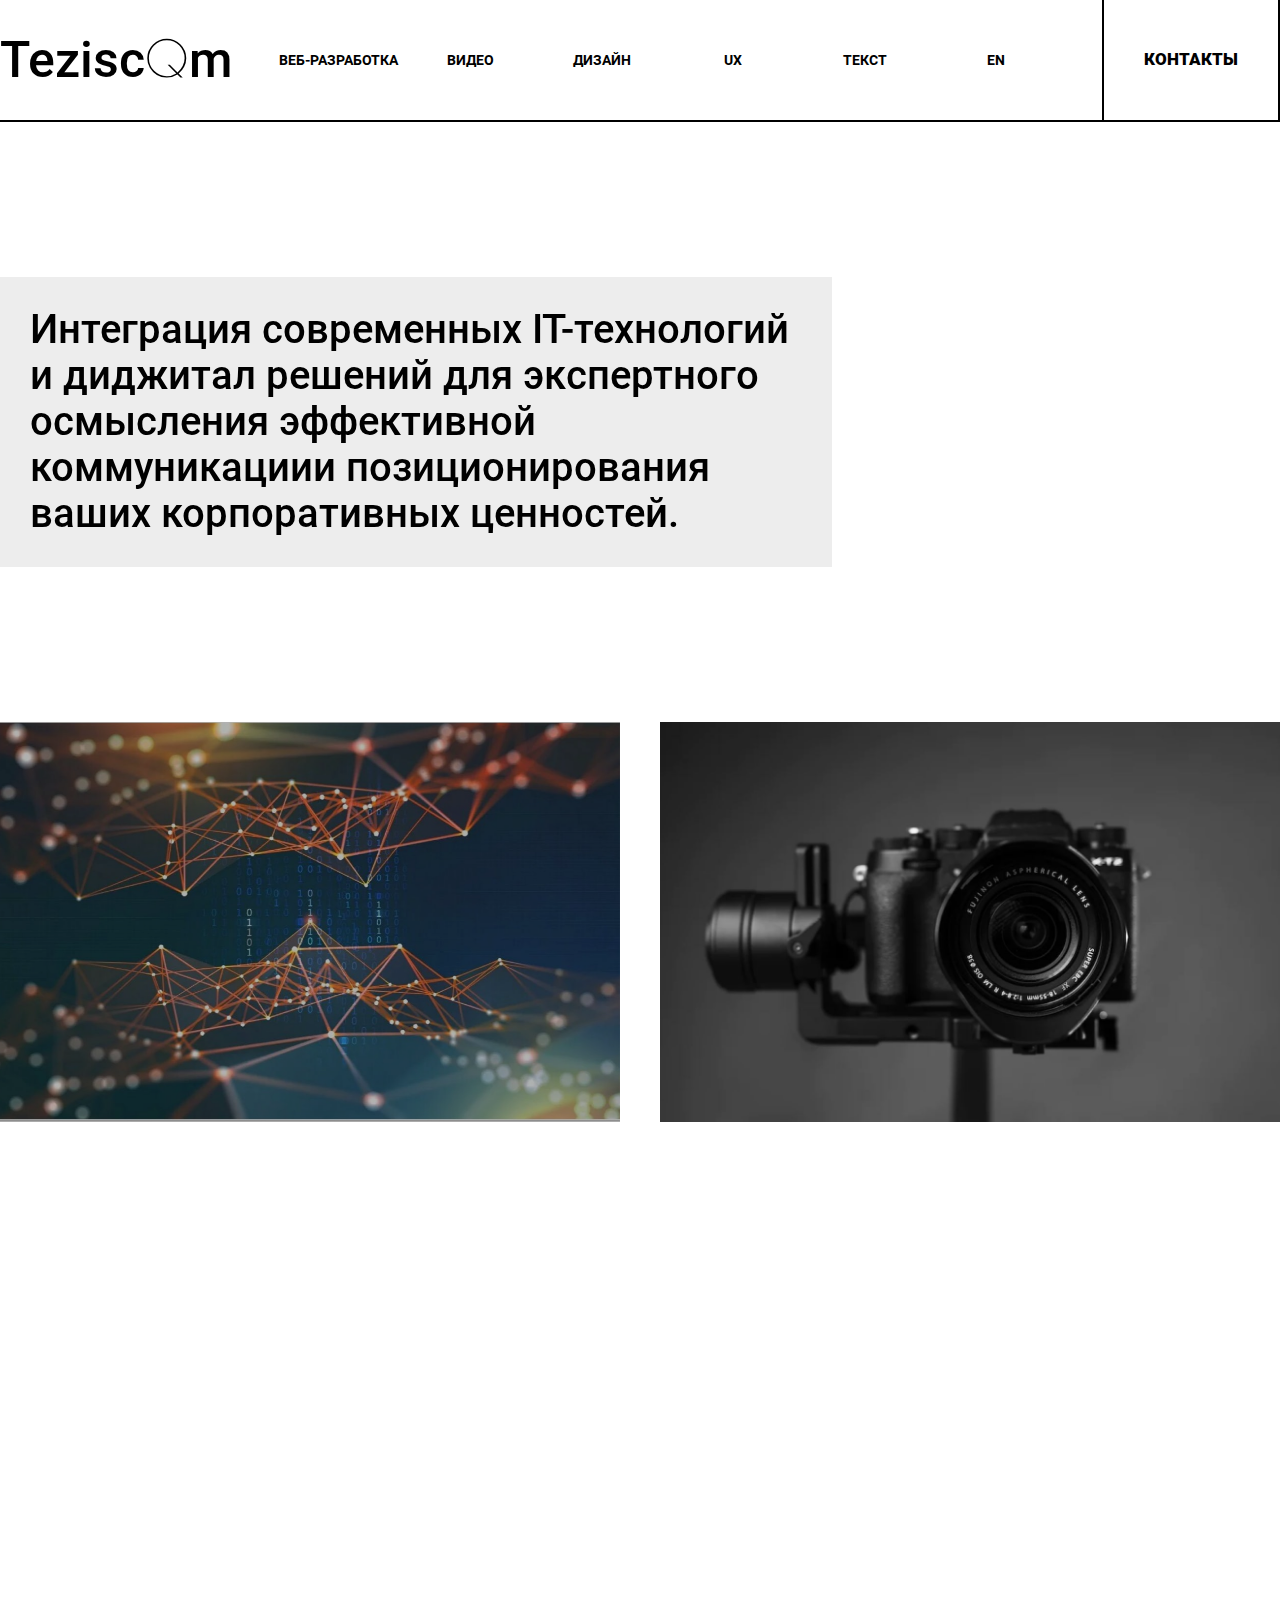
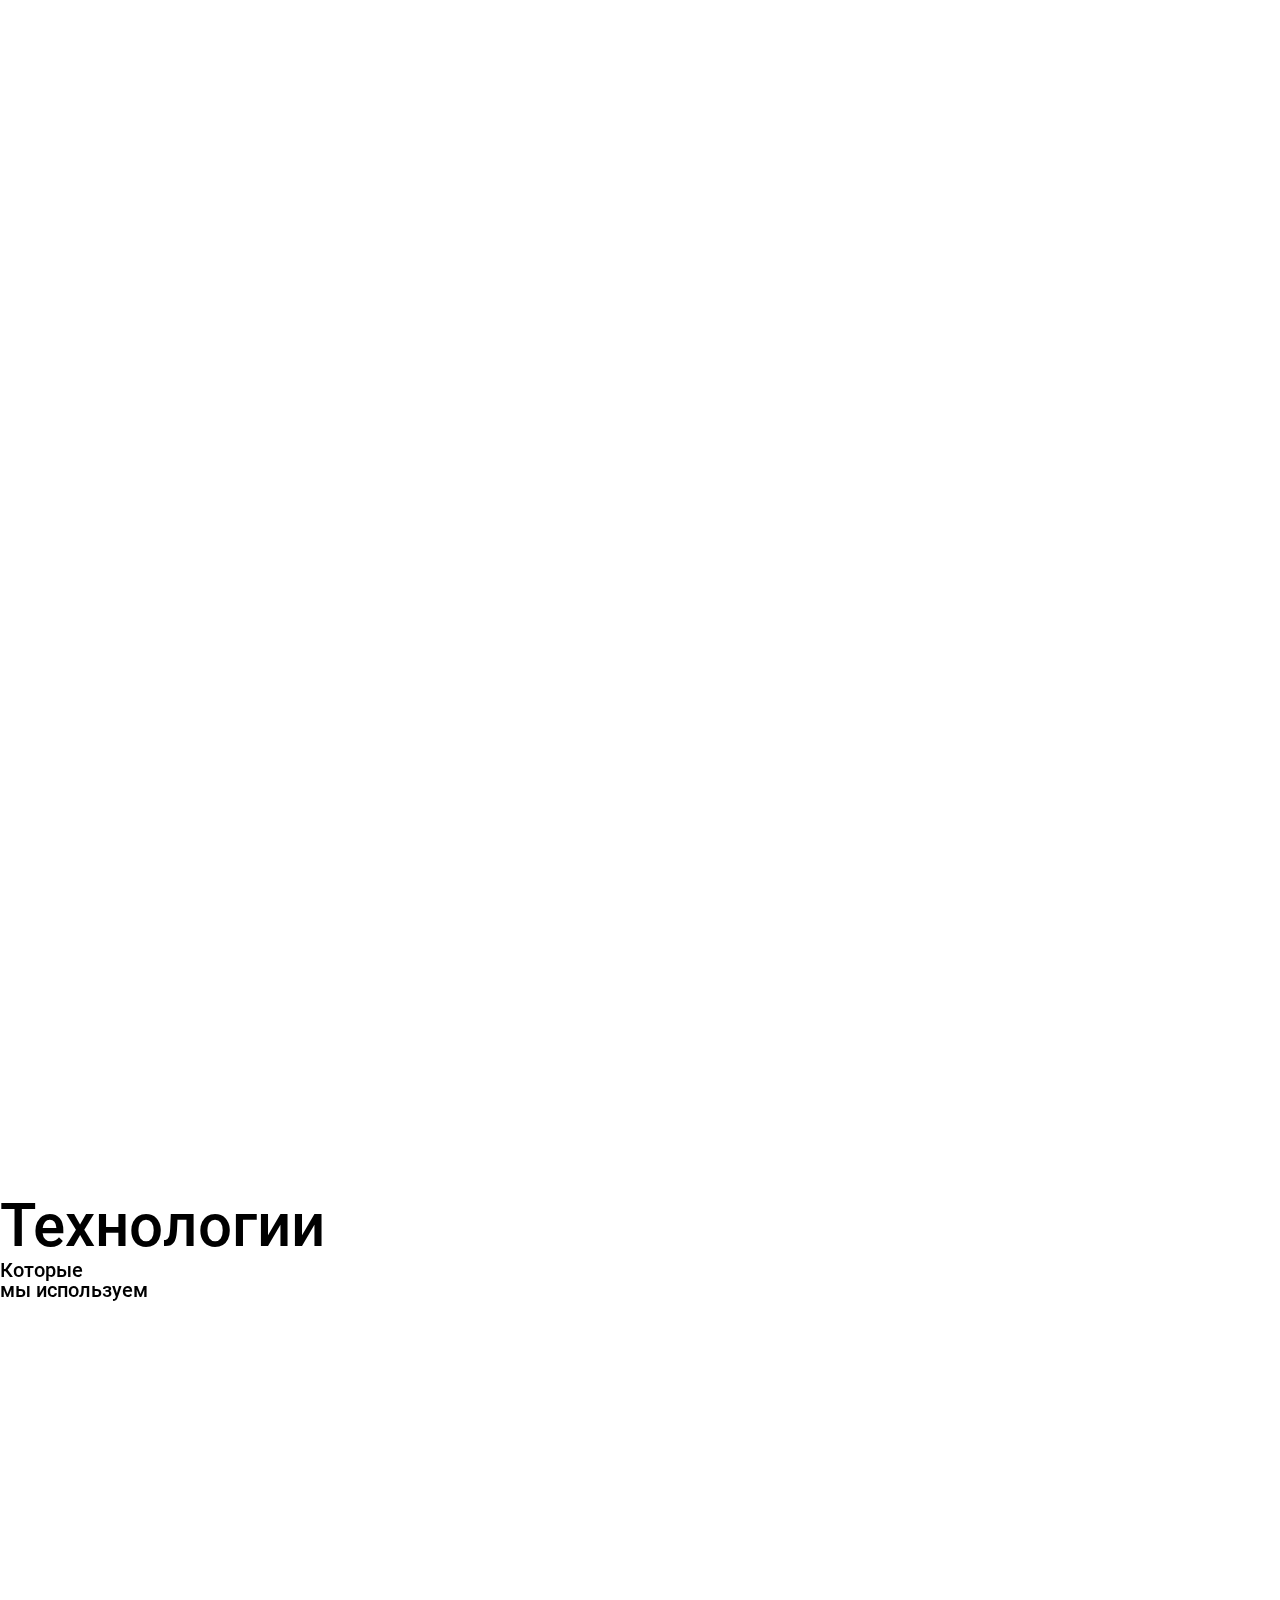
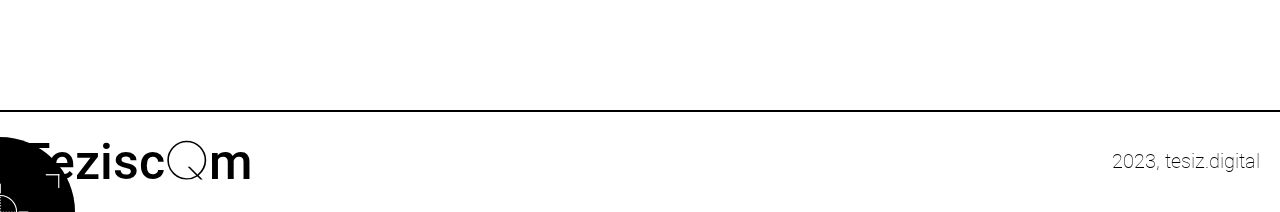
<file: index.html>
<!DOCTYPE html>
<html lang="ru">

<head>
	<meta charset="UTF-8">
	<meta http-equiv="X-UA-Compatible" content="IE=edge">
	<meta name="viewport" content="width=device-width, initial-scale=1.0">
	<link rel="apple-touch-icon" sizes="180x180" href="/apple-touch-icon.png">
	<link rel="icon" type="image/png" sizes="32x32" href="/favicon-32x32.png">
	<link rel="icon" type="image/png" sizes="16x16" href="/favicon-16x16.png">
	<link rel="manifest" href="/site.webmanifest">
	<link rel="mask-icon" href="/safari-pinned-tab.svg" color="#535759">
	<meta name="apple-mobile-web-app-title" content="Teziscam">
	<meta name="application-name" content="Teziscam">
	<meta name="msapplication-TileColor" content="#ffffff">
	<meta name="theme-color" content="#ffffff">
	<link rel="stylesheet" href="css/aos.css">
	<link rel="stylesheet" href="css/normalize.css">
	<link rel="stylesheet" href="css/style.css">
	<title>Teziscam - интегратор digital-решений</title>
</head>

<body>
	<div class="container">
		<header class='main-header'>
			<div class='main-logo'><a href="index.html">Tezisc<span
						style="font-family: 'Poiret One', sans-serif">Q</span>m</a></div>
			<nav class="main-menu">
				<a href="./web.html" class="main-menu__point">Веб-разработка</a>
				<a href="./video.html" class="main-menu__point">Видео</a>
				<a href="./design.html" class="main-menu__point">Дизайн</a>
				<a href="./ux.html" class="main-menu__point">UX</a>
				<a href="./text.html" class="main-menu__point">Текст</a>
				<a href="./under-construction.html" class="main-menu__point">EN</a>
			</nav>
			<a href='./contacts.html' class='main-menu__button'>Контакты</a>
		</header>
		<main class="main-screen" data-aos="fade-right">
			<div class="main-screen__usp">
				<div class="main-screen__usp--text">
					<!-- <p class="main-screen__usp--sup">Интеграция современных IT-технологий</p> -->
					<h2 class="main-screen__usp--heading">Интеграция современных IT-технологий</span><span> и диджитал
							решений для
							экспертного</span><span> осмысления эффективной коммуникации</span><span>и позиционирования ваших
							корпоративных ценностей.</span>
					</h2>
					<!-- <video autoplay muted loop class="blob" src="video/blob.mp4"></video> -->
					<!-- <iframe loading='lazy' class='blob'
						src="https://blobmixer.14islands.com/view?ambient=0&angle1=0.22&angle2=0.31&angle3=1.57&ccRougness=1&clearColor=%23ffffff&clearcoat=0.26&color=%231e344c&color1=%23000fff&color2=%23ffff00&color3=%237600ff&decay1=0&decay2=0&decay3=0&dist1=20&dist2=9.53&dist3=8.2&distort=0.08&dynEnv=false&envMap=0.95&flatShading=false&floor=false&floorColor=rgba%2811%2C39%2C43%2C1%29&floorEnvMap=0.37&floorMetalness=0&floorOpacity=0.27&floorRoughness=0.15&floorSize=0&floorY=-0.4&frequency=2.77&gradient=sirens&int1=5&int2=0.7&int3=5&int4=0&int5=0.63&ior=2.33&lights[0]=1&lights[1]=2&lights[2]=3&metalness=0.13&numWaves=3.4&opacity=1&penum1=1&penum3=1&reflectivity=1&roughness=0.14&rshad=false&rx=-1.33&ry=-0.13&rz=-2&scale=1&segments=443.87&shadow1=false&shadow2=false&shadowBias1=false&shadowFocus1=1&shadowMap=false&sky=false&speed=1&surfaceDistort=3.6&surfaceFrequency=1.62&surfaceSpeed=1&transmission=0.75&useGradient=true&uv=true&wireframe=true&x1=3.87&x2=-2.8&x3=1.33&x4=3.07&y1=-3.73&y2=-6.67&y3=-0.27&z1=1.93&z2=5.73&z3=7.13&z4=3.53&z5=6.2"
						frameborder="0"></iframe> -->
				</div>
				<!-- <div class="main-screen__usp--btn-wrapper"><button class="main-screen__usp--btn">Заполнить бриф</button>
				</div> -->
			</div>
		</main>
		<section class="grid">

			<div class="grid__item" data-aos="fade-up">
				<h3 class="grid__item--wrapper"><a href="web.html" class="grid__link">Веб-разработка</a>
					<p class="grid__item__sub"><a href="web.html" class="grid__link">Качественное проектирование
							конверсионных лендингов, инфо и корпоративных сайтов.</a></p>
				</h3>
			</div>

			<div class="grid__item" data-aos="fade-up">
				<h3 class="grid__item--wrapper"><a href="video.html" class="grid__link">Видео</a>
					<p class="grid__item__sub"><a href="video.html" class="grid__link">Презентационные и имиджевые ролики,
							интервью.
							Контент, который хочется пересматривать. Instagram и Youtube - формат</a></p>
				</h3>
			</div>
			<div class="grid__item" data-aos="fade-up">
				<h3 class="grid__item--wrapper"><a href="design.html" class="grid__link">Дизайн</a>
					<p class="grid__item__sub"><a href="design.html" class="grid__link">Креатив и эстетика, цепляющие
							клиента.
							Смысл, вложенный в увиденное</a></p>
				</h3>
			</div>
			<div class="grid__item" data-aos="fade-up">
				<h3 class="grid__item--wrapper"><a href="promotion.html" class="grid__link">Продвижение</a>
					<p class="grid__item__sub"><a href="promotion.html" class="grid__link">Широкий диапазон коммуникативных
							стратегий в цифровых медиа для увеличения спроса, узнаваемости, поддержания имиджа продукции</a>
					</p>
				</h3>
			</div>
			<div class="grid__item" data-aos="fade-up">
				<h3 class="grid__item--wrapper"><a href="text.html" class="grid__link">Тексты</a>
					<p class="grid__item__sub"><a href="text.html" class="grid__link"></a>Действенные тексты, написанные
						живым
						языком. Ближе к пользователю, убедительно, понятно и естественно</a></p>
				</h3>
			</div>
			<div class="grid__item" data-aos="fade-up">
				<h3 class="grid__item--wrapper"><a href="ux.html" class="grid__link">UX / UI</a>
					<p class="grid__item__sub"><a href="ux.html" class="grid__link">Многомерное изучение человеческого;
							отклика
							на разработку. Исследование опыта взаимодействия пользователя с продуктом и интерфейсами для
							повышения
							эффективности</a></p>
				</h3>
			</div>
		</section>

		<section class="mission" data-aos="fade-right">
			<h3 class="mission__heading">
				Наш взгляд
			</h3>
			<p class="mission__descr">Человек - как совокупность общественных отношений развивается динамично. Непрерывно
				изучая человека, его образ мысли, поведение, способы взаимодействия
				со средой в ее
				интенсивности, мы можем экологично и системно развивать и внедрять цифровые технологии во всех областях
				жизни. В мире, где человек и гаджет становятся неразделимы, приоритет остается в нравственном осмыслении
				жизни и общечеловеческих ценностей.</p>
			<p class="mission__descr">Наш стиль - непрерывное усовершенствование и принятие вызовов.</p>
		</section>

		<!-- Наши технологии -->
		<section class="block cursor__off">
			<div class="block-header">
				<h3 class="block-heading">Технологии</h3>
				<h4 class="block-sub">Которые <br>мы используем</h4>
			</div>
			<div class="technologies">
				<div class="technologies__item" data-aos="zoom-in" data-aos-offset="-1400"
					data-tooltip="Библиотека создания сложных высоконагруженных веб-приложений на языке Javascript"><img
						src="img/technologies/react.png" alt="" srcset=""></div>
				<div class="technologies__item" data-aos="zoom-in" data-aos-offset="-1300"
					data-tooltip="Сборщик проектов, позволяющий автоматизировать и оптимизировать процесс разработки"><img
						src="img/technologies/gulp.png" alt="" srcset=""></div>
				<div class="technologies__item" data-aos="zoom-in" data-aos-offset="-900"
					data-tooltip="Всплывающая подсказка"><img src="img/technologies/webpack.png" alt="" srcset=""></div>
				<div class="technologies__item" data-aos="zoom-in" data-aos-offset="-800"
					data-tooltip="Всплывающая подсказка"><img src="img/technologies/sass.png" alt="" srcset=""></div>
				<div class="technologies__item" data-aos="zoom-in" data-aos-offset="-1200"
					data-tooltip="Всплывающая подсказка"><img src="img/technologies/finalcut.png" alt="" srcset=""></div>
				<div class="technologies__item" data-aos="zoom-in" data-aos-offset="-1100"
					data-tooltip="Всплывающая подсказка"><img src="img/technologies/motion.png" alt="" srcset=""></div>
				<div class="technologies__item" data-aos="zoom-in" data-aos-offset="-1000"
					data-tooltip="Всплывающая подсказка"><img src="img/technologies/pixelmator.png" alt="" srcset=""></div>
				<div class="technologies__item" data-aos="zoom-in" data-aos-offset="-900"
					data-tooltip="Всплывающая подсказка"><img src="img/technologies/figma.png" alt="" srcset=""></div>
			</div>
		</section>

		<section class="tezis" id="tezis" data-aos="fade-right">
			<div class="tezis__list">
				<div class="tezis__item">
					<h4 class="tezis__descr">
						Мы говорим на понятном языке, хоть и знаем сложные термины
					</h4>
				</div>
			</div>
		</section>

		<footer class="footer">
			<div class="footer__inner">
				<div class='main-logo'><a href="index.html">Tezisc<span
							style="font-family: 'Poiret One', sans-serif">Q</span>m</a>
				</div>
				<div class="footer-date">2023, tesiz.digital</div>
			</div>
		</footer>

		<div class="cursor">
			<img src="/img/cam.svg" alt="" srcset="">
		</div>

	</div>

	<script src="js/aos.js"></script>
	<script>
		AOS.init();
	</script>
	<script src="js/script.js"></script>
</body>

</html>
</file>
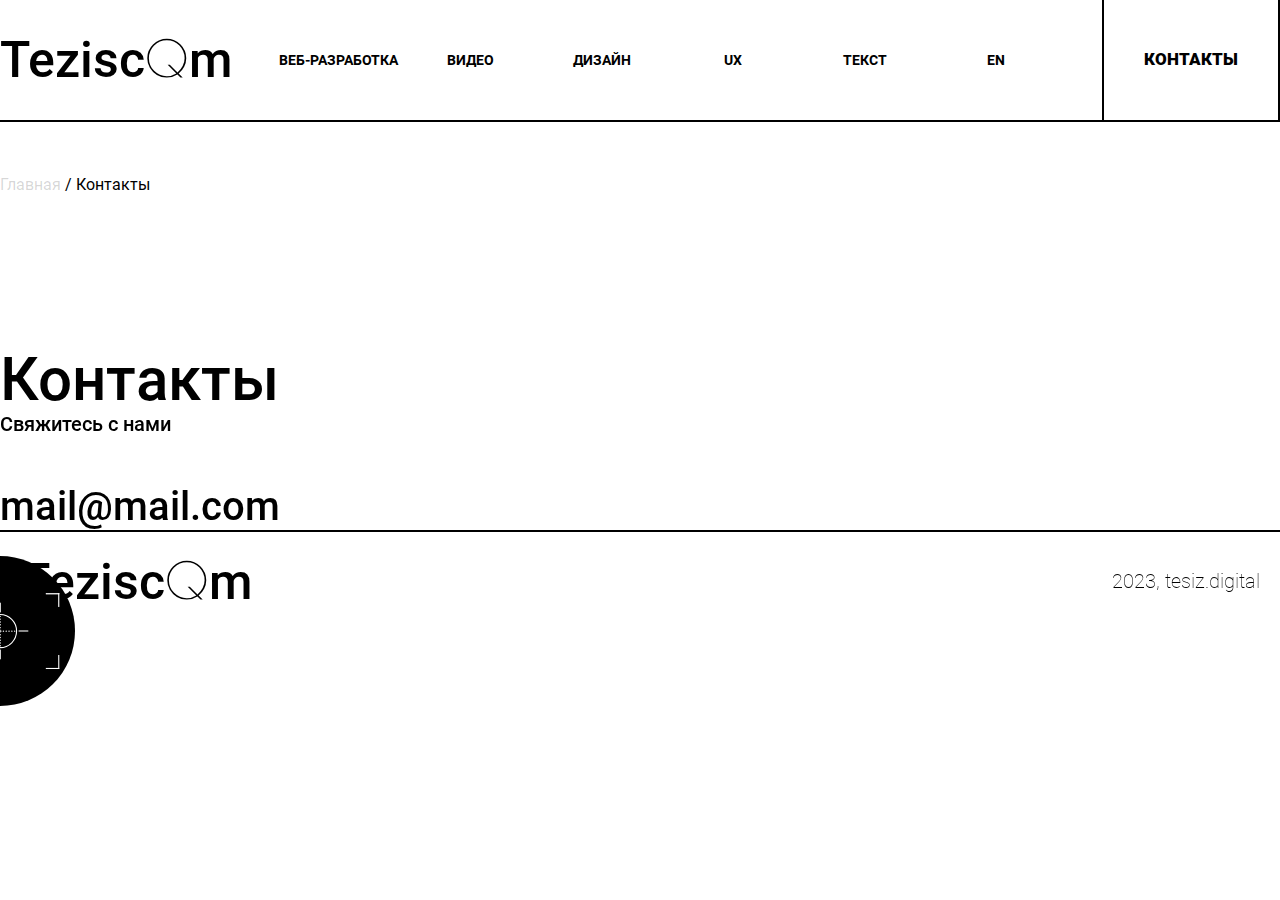
<file: contacts.html>
<!DOCTYPE html>
<html lang="ru">

<head>
	<meta charset="UTF-8">
	<meta http-equiv="X-UA-Compatible" content="IE=edge">
	<meta name="viewport" content="width=device-width, initial-scale=1.0">
	<link rel="apple-touch-icon" sizes="180x180" href="/apple-touch-icon.png">
	<link rel="icon" type="image/png" sizes="32x32" href="/favicon-32x32.png">
	<link rel="icon" type="image/png" sizes="16x16" href="/favicon-16x16.png">
	<link rel="manifest" href="/site.webmanifest">
	<link rel="mask-icon" href="/safari-pinned-tab.svg" color="#535759">
	<meta name="apple-mobile-web-app-title" content="Teziscam">
	<meta name="application-name" content="Teziscam">
	<meta name="msapplication-TileColor" content="#ffffff">
	<meta name="theme-color" content="#ffffff">
	<link rel="stylesheet" href="css/aos.css">
	<link rel="stylesheet" href="css/normalize.css">
	<link rel="stylesheet" href="css/style.css">
	<title>Teziscam - создание сайтов</title>
</head>

<body>
	<div class="container">
		<header class='main-header'>
			<div class='main-logo'><a href="index.html">Tezisc<span
						style="font-family: 'Poiret One', sans-serif">Q</span>m</a>
			</div>
			<nav class="main-menu">
				<a href="./web.html" class="main-menu__point">Веб-разработка</a>
				<a href="./video.html" class="main-menu__point">Видео</a>
				<a href="./design.html" class="main-menu__point">Дизайн</a>
				<a href="./ux.html" class="main-menu__point">UX</a>
				<a href="./text.html" class="main-menu__point">Текст</a>
				<a href="./under-construction.html" class="main-menu__point">EN</a>
			</nav>
			<a href='./contacts.html' class='main-menu__button'>Контакты</a>
		</header>
		<div class="breadcrumbs">
			<nav class="breadcrumbs__nav">
				<a href="/" class="breadcrumbs__nav">Главная</a>
				<div class="breadcrumbs__nav breadcrumbs__nav--active"><span class="breadcrumbs__nav--divider"> /
					</span>Контакты</div>
			</nav>
		</div>
		<section class="block" data-aos="fade-right" data-aos-offset="300" data-aos-easing="ease-in-sine">
			<div class="block-header">
				<h3 class="block-heading">Контакты</h3>
				<h4 class="block-sub">Свяжитесь с нами</h4>
			</div>

			<section class="contacts">
				<div class="contacts-mail">mail@mail.com</div>
			</section>

			<footer class="footer">
				<div class="footer__inner">
					<div class='main-logo'><a href="index.html">Tezisc<span
								style="font-family: 'Poiret One', sans-serif">Q</span>m</a>
					</div>
					<div class="footer-date">2023, tesiz.digital</div>
				</div>
			</footer>

			<div class="cursor">
				<img src="/img/cam.svg" alt="" srcset="">
			</div>

	</div>

	<script src="js/aos.js"></script>
	<script>
		AOS.init();
	</script>
	<script src="js/tabs.js"></script>
	<script src="js/script.js"></script>
</body>

</html>
</file>
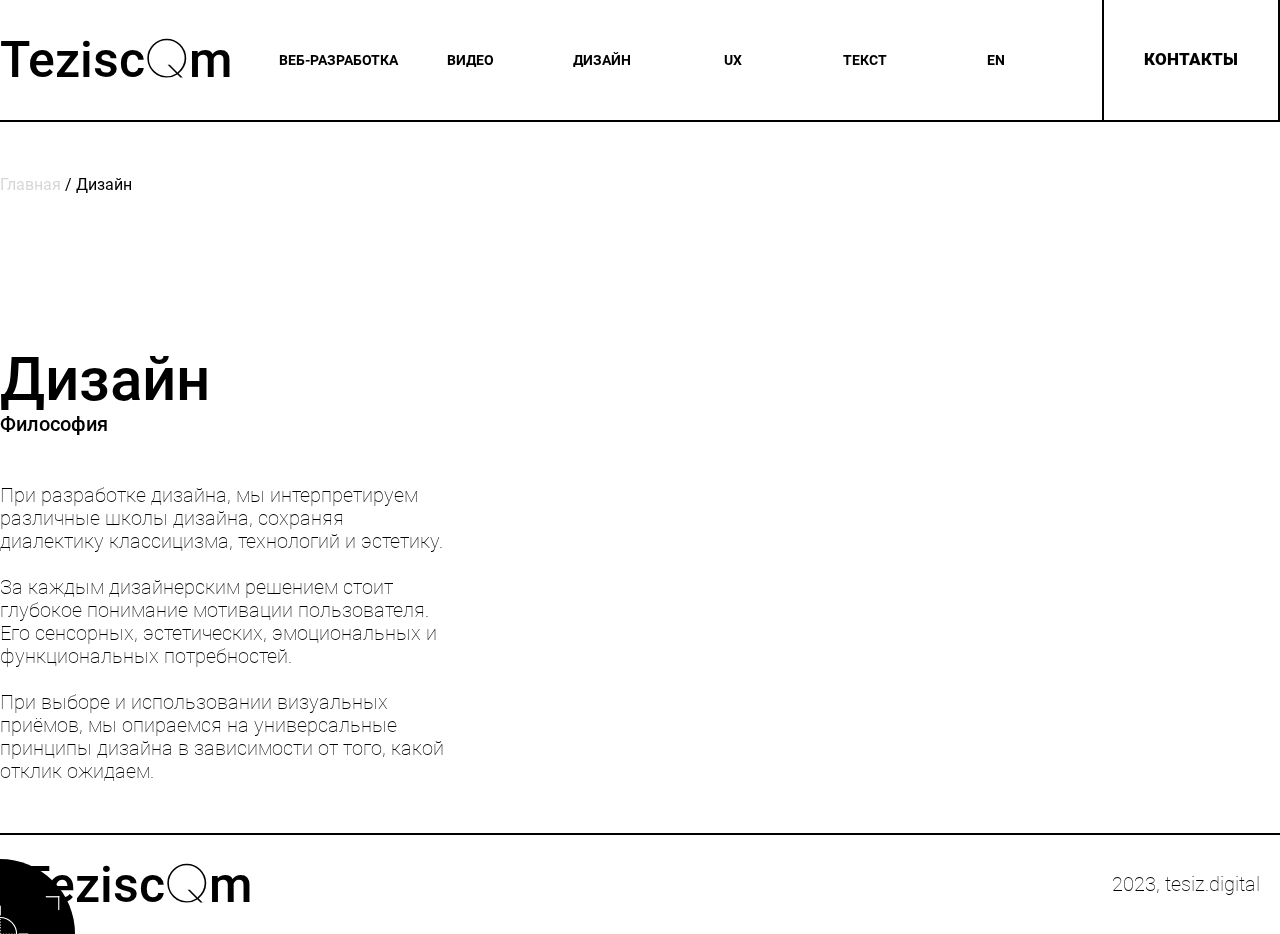
<file: design.html>
<!DOCTYPE html>
<html lang="ru">

<head>
	<meta charset="UTF-8">
	<meta http-equiv="X-UA-Compatible" content="IE=edge">
	<meta name="viewport" content="width=device-width, initial-scale=1.0">
	<link rel="apple-touch-icon" sizes="180x180" href="/apple-touch-icon.png">
	<link rel="icon" type="image/png" sizes="32x32" href="/favicon-32x32.png">
	<link rel="icon" type="image/png" sizes="16x16" href="/favicon-16x16.png">
	<link rel="manifest" href="/site.webmanifest">
	<link rel="mask-icon" href="/safari-pinned-tab.svg" color="#535759">
	<meta name="apple-mobile-web-app-title" content="Teziscam">
	<meta name="application-name" content="Teziscam">
	<meta name="msapplication-TileColor" content="#ffffff">
	<meta name="theme-color" content="#ffffff">
	<link rel="stylesheet" href="css/aos.css">
	<link rel="stylesheet" href="css/normalize.css">
	<link rel="stylesheet" href="css/style.css">
	<title>Teziscam - разработка продуктового дизайна</title>
</head>

<body>
	<div class="container">
		<header class='main-header'>
			<div class='main-logo'><a href="index.html">Tezisc<span
						style="font-family: 'Poiret One', sans-serif">Q</span>m</a>
			</div>
			<nav class="main-menu">
				<a href="./web.html" class="main-menu__point">Веб-разработка</a>
				<a href="./video.html" class="main-menu__point">Видео</a>
				<a href="./design.html" class="main-menu__point">Дизайн</a>
				<a href="./ux.html" class="main-menu__point">UX</a>
				<a href="./text.html" class="main-menu__point">Текст</a>
				<a href="./under-construction.html" class="main-menu__point">EN</a>
			</nav>
			<a href='./contacts.html' class='main-menu__button'>Контакты</a>
		</header>

		<div class="breadcrumbs">
			<nav class="breadcrumbs__nav">
				<a href="/" class="breadcrumbs__nav">Главная</a>
				<div class="breadcrumbs__nav breadcrumbs__nav--active"><span class="breadcrumbs__nav--divider"> /
					</span>Дизайн</div>
			</nav>
		</div>

		<section class="block">
			<div class="block-header">
				<h3 class="block-heading">Дизайн</h3>
				<h4 class="block-sub">Философия</h4>
				<div class="block-descr">
					<p>При разработке дизайна, мы интерпретируем различные школы дизайна, сохраняя диалектику классицизма,
						технологий и эстетику.</p><br>
					<p>За каждым дизайнерским решением стоит глубокое понимание мотивации пользователя. Его сенсорных,
						эстетических, эмоциональных и функциональных потребностей.</p><br>
					<p>При выборе и использовании визуальных приёмов, мы опираемся на универсальные принципы дизайна в
						зависимости от того, какой отклик ожидаем.</p>
				</div>
			</div>
		</section>
		<footer class="footer">
			<div class="footer__inner">
				<div class='main-logo'><a href="index.html">Tezisc<span
							style="font-family: 'Poiret One', sans-serif">Q</span>m</a>
				</div>
				<div class="footer-date">2023, tesiz.digital</div>
			</div>
		</footer>
		<div class="cursor">
			<img src="/img/cam.svg" alt="" srcset="">
		</div>
	</div>
	<script src="js/aos.js"></script>
	<script>
		AOS.init();
	</script>
	<script src="js/script.js"></script>
</body>

</html>
</file>
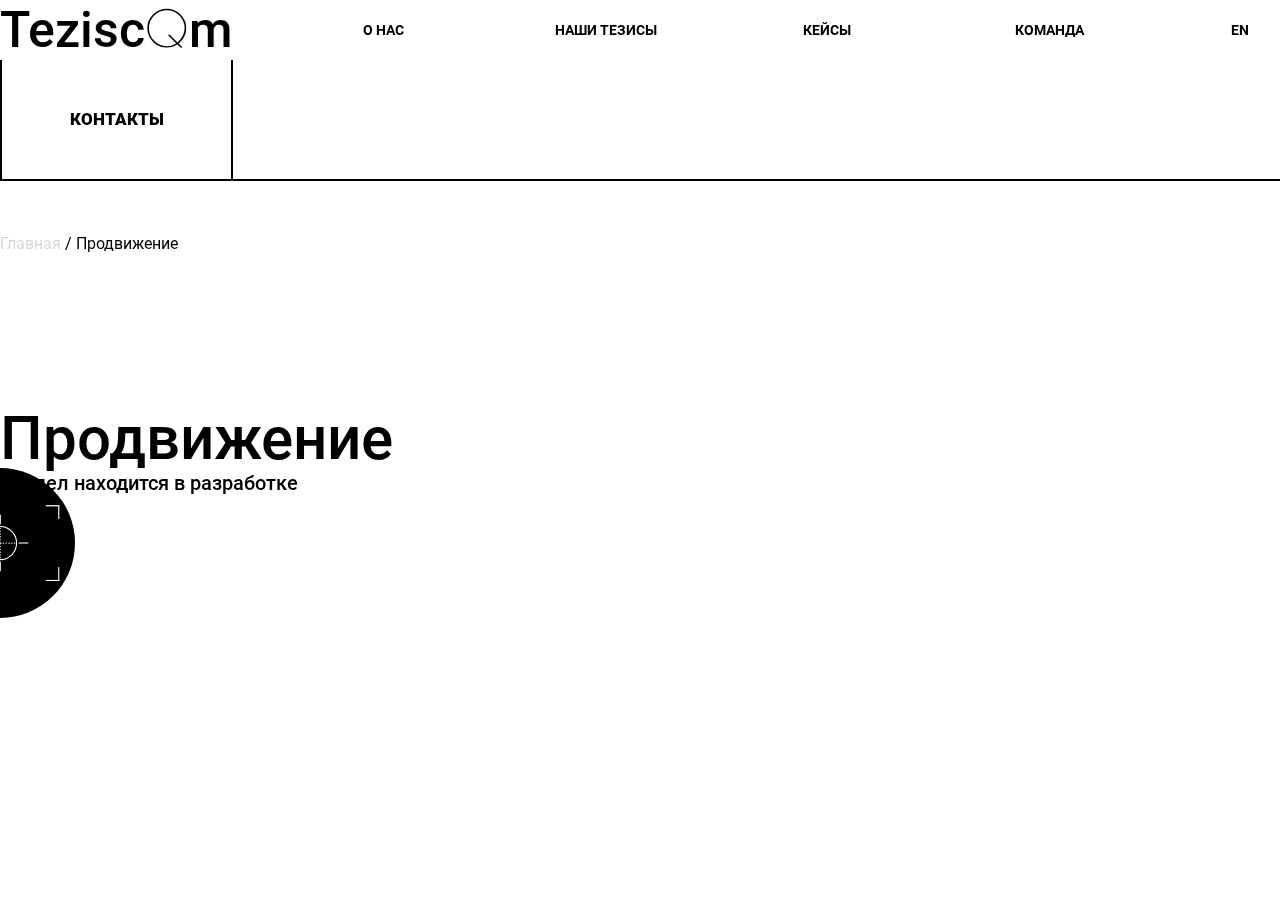
<file: promotion.html>
<!DOCTYPE html>
<html lang="ru">

<head>
	<meta charset="UTF-8">
	<meta http-equiv="X-UA-Compatible" content="IE=edge">
	<meta name="viewport" content="width=device-width, initial-scale=1.0">
	<link rel="apple-touch-icon" sizes="180x180" href="/apple-touch-icon.png">
	<link rel="icon" type="image/png" sizes="32x32" href="/favicon-32x32.png">
	<link rel="icon" type="image/png" sizes="16x16" href="/favicon-16x16.png">
	<link rel="manifest" href="/site.webmanifest">
	<link rel="mask-icon" href="/safari-pinned-tab.svg" color="#535759">
	<meta name="apple-mobile-web-app-title" content="Teziscam">
	<meta name="application-name" content="Teziscam">
	<meta name="msapplication-TileColor" content="#ffffff">
	<meta name="theme-color" content="#ffffff">
	<link rel="stylesheet" href="css/aos.css">
	<link rel="stylesheet" href="css/normalize.css">
	<link rel="stylesheet" href="css/style.css">
	<title>Teziscam - интегратор digital-решений</title>
</head>

<body>
	<div class="container">
		<header class='main-header'>
			<div class='main-logo'><a href="index.html">Tezisc<span style="font-family: 'Poiret One', sans-serif">Q</span>m</a></div>
			<nav class="main-menu">
				<a href="##" class="main-menu__point">О нас</a>
				<a href="/#tezis" class="main-menu__point">Наши тезисы</a>
				<a href="##" class="main-menu__point">Кейсы</a>
				<a href="##" class="main-menu__point">Команда</a>
				<a href="##" class="main-menu__point main-menu__point--mob">Контакты</a>
			</nav>
			<nav class="main-menu">
				<a href="" class="main-menu__point">EN</a>
			</nav>
			<button class='main-menu__button'>Контакты</button>
		</header>

		<div class="breadcrumbs">
			<nav class="breadcrumbs__nav">
				<a href="/" class="breadcrumbs__nav">Главная</a>
				<div class="breadcrumbs__nav breadcrumbs__nav--active"><span class="breadcrumbs__nav--divider">  /  </span>Продвижение</div>
			</nav>
		</div>

		<section class="block">
			<div class="block-header">
				<h3 class="block-heading">Продвижение</h3>
				<h4 class="block-sub">Раздел находится в разработке</h4>
				<!-- <div class="block-descr">
					<p>Критерий сильного текста - степень вовлеченности. Профессионально написанные тексты - бесшовны. Они читаются легко и нет ощущения, что над ним потел изнурённый антиплагиатом копирайтер, выдавливая каждое слово.</p><br>
					<p>Мы не штампуем текст для размещения. Сегодня требования к копирайтингу изменяются. Задача не просто написать грамотно оформленный текст. Донести смысл, понятный читателю, вдохновить. Увести веб от механизированного текста, подчинённого техническим необходимостям. Текст должен убеждать и решать проблему читателя или воспроизводить её. Текст пишется и проверяется не инженерами, а людьми, понимающими других людей.</p><br>
					<p>Цели текста: информационная, техническая и экстерьерная.</p> -->
				</div>
			</div>
		</section>
		<div class="cursor">
			<img src="/img/cam.svg" alt="" srcset="">
		</div>
	</div>
	<script src="js/aos.js"></script>
	<script>
		AOS.init();
	 </script>
	<script src="js/script.js"></script>
</body>

</html>
</file>
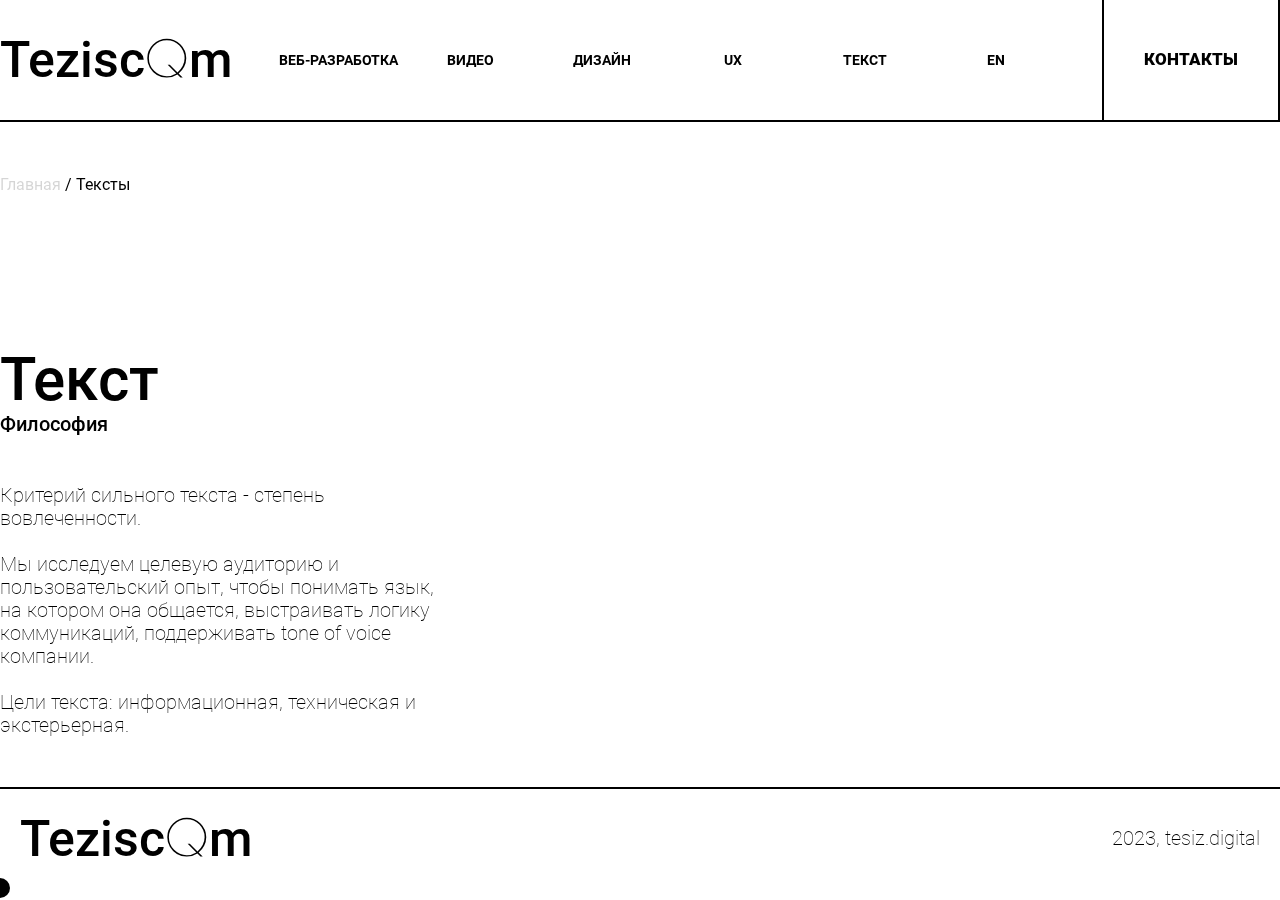
<file: text.html>
<!DOCTYPE html>
<html lang="ru">

<head>
	<meta charset="UTF-8">
	<meta http-equiv="X-UA-Compatible" content="IE=edge">
	<meta name="viewport" content="width=device-width, initial-scale=1.0">
	<link rel="apple-touch-icon" sizes="180x180" href="/apple-touch-icon.png">
	<link rel="icon" type="image/png" sizes="32x32" href="/favicon-32x32.png">
	<link rel="icon" type="image/png" sizes="16x16" href="/favicon-16x16.png">
	<link rel="manifest" href="/site.webmanifest">
	<link rel="mask-icon" href="/safari-pinned-tab.svg" color="#535759">
	<meta name="apple-mobile-web-app-title" content="Teziscam">
	<meta name="application-name" content="Teziscam">
	<meta name="msapplication-TileColor" content="#ffffff">
	<meta name="theme-color" content="#ffffff">
	<link rel="stylesheet" href="css/aos.css">
	<link rel="stylesheet" href="css/normalize.css">
	<link rel="stylesheet" href="css/style.css">
	<title>Teziscam - тексты для вашего продукта и пользователей</title>
</head>

<body>
	<div class="container">
		<header class='main-header'>
			<div class='main-logo'><a href="index.html">Tezisc<span
						style="font-family: 'Poiret One', sans-serif">Q</span>m</a>
			</div>
			<nav class="main-menu">
				<a href="./web.html" class="main-menu__point">Веб-разработка</a>
				<a href="./video.html" class="main-menu__point">Видео</a>
				<a href="./design.html" class="main-menu__point">Дизайн</a>
				<a href="./ux.html" class="main-menu__point">UX</a>
				<a href="./text.html" class="main-menu__point">Текст</a>
				<a href="./under-construction.html" class="main-menu__point">EN</a>
			</nav>
			<a href='./contacts.html' class='main-menu__button'>Контакты</a>
		</header>

		<div class="breadcrumbs">
			<nav class="breadcrumbs__nav">
				<a href="/" class="breadcrumbs__nav">Главная</a>
				<div class="breadcrumbs__nav breadcrumbs__nav--active"><span class="breadcrumbs__nav--divider"> /
					</span>Тексты</div>
			</nav>
		</div>

		<section class="block">
			<div class="block-header">
				<h3 class="block-heading">Текст</h3>
				<h4 class="block-sub">Философия</h4>
				<div class="block-descr">
					<p>Критерий сильного текста - степень вовлеченности.<br><br>
						Мы исследуем целевую аудиторию и пользовательский опыт, чтобы понимать язык, на котором она общается,
						выстраивать логику коммуникаций, поддерживать tone of voice компании.<br><br>
						Цели текста: информационная, техническая и экстерьерная.<br>
					</p>
				</div>
			</div>
		</section>
		<footer class="footer">
			<div class="footer__inner">
				<div class='main-logo'><a href="index.html">Tezisc<span
							style="font-family: 'Poiret One', sans-serif">Q</span>m</a>
				</div>
				<div class="footer-date">2023, tesiz.digital</div>
			</div>
		</footer>
		<div class="cursor cursor__small">
			<img src="/img/cam.svg" alt="" srcset="">
		</div>
	</div>
	<script src="js/aos.js"></script>
	<script>
		AOS.init();
	</script>
	<script src="js/script.js"></script>
</body>

</html>
</file>
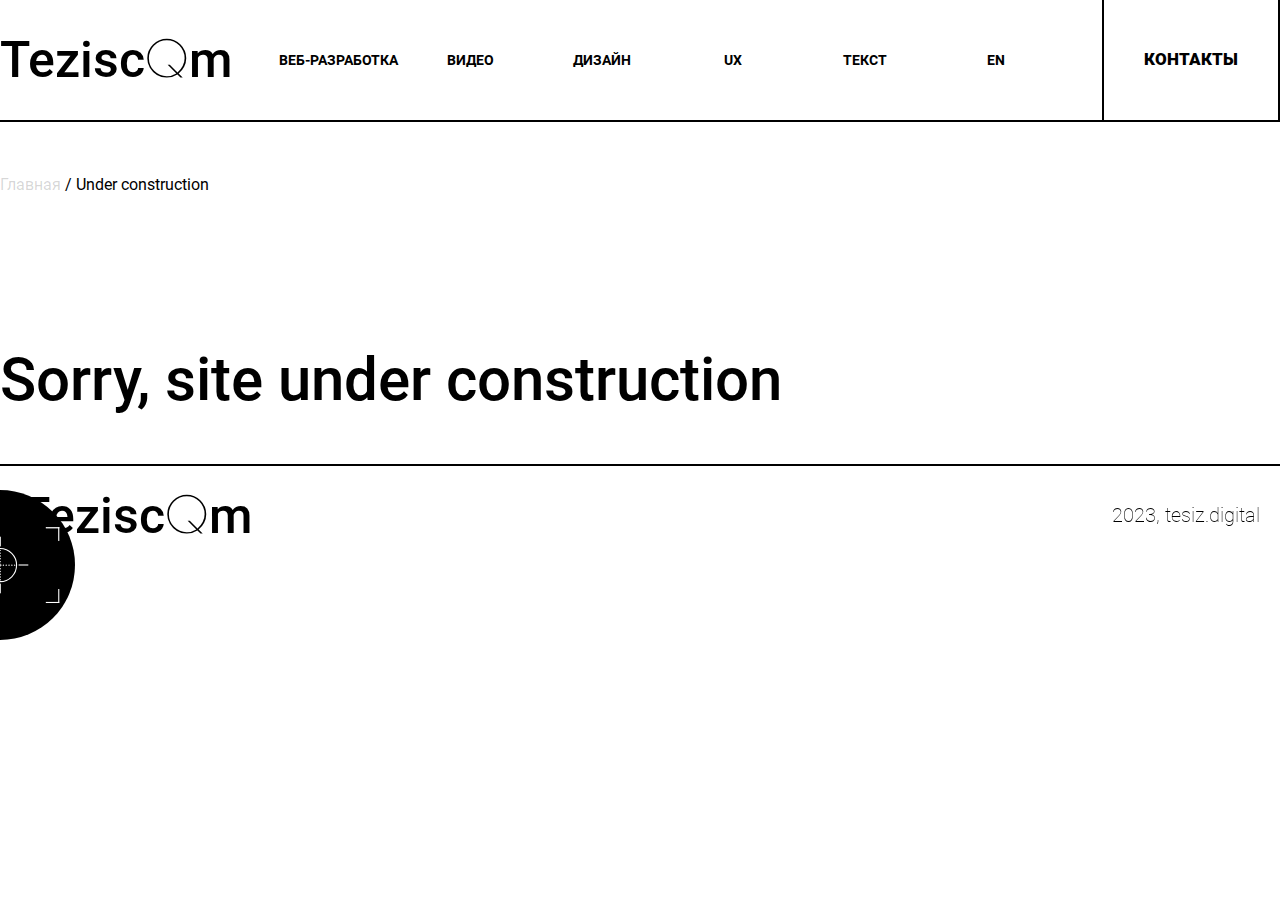
<file: under-construction.html>
<!DOCTYPE html>
<html lang="ru">

<head>
	<meta charset="UTF-8">
	<meta http-equiv="X-UA-Compatible" content="IE=edge">
	<meta name="viewport" content="width=device-width, initial-scale=1.0">
	<link rel="apple-touch-icon" sizes="180x180" href="/apple-touch-icon.png">
	<link rel="icon" type="image/png" sizes="32x32" href="/favicon-32x32.png">
	<link rel="icon" type="image/png" sizes="16x16" href="/favicon-16x16.png">
	<link rel="manifest" href="/site.webmanifest">
	<link rel="mask-icon" href="/safari-pinned-tab.svg" color="#535759">
	<meta name="apple-mobile-web-app-title" content="Teziscam">
	<meta name="application-name" content="Teziscam">
	<meta name="msapplication-TileColor" content="#ffffff">
	<meta name="theme-color" content="#ffffff">
	<link rel="stylesheet" href="css/aos.css">
	<link rel="stylesheet" href="css/normalize.css">
	<link rel="stylesheet" href="css/style.css">
	<title>Teziscam - разработка и съёмка видео-контента</title>
</head>

<body>
	<div class="container">
		<header class='main-header'>
			<div class='main-logo'><a href="index.html">Tezisc<span
						style="font-family: 'Poiret One', sans-serif">Q</span>m</a>
			</div>
			<nav class="main-menu">
				<a href="./web.html" class="main-menu__point">Веб-разработка</a>
				<a href="./video.html" class="main-menu__point">Видео</a>
				<a href="./design.html" class="main-menu__point">Дизайн</a>
				<a href="./ux.html" class="main-menu__point">UX</a>
				<a href="./text.html" class="main-menu__point">Текст</a>
				<a href="./under-construction.html" class="main-menu__point">EN</a>
			</nav>
			<a href='./contacts.html' class='main-menu__button'>Контакты</a>
		</header>

		<div class="breadcrumbs">
			<nav class="breadcrumbs__nav">
				<a href="/" class="breadcrumbs__nav">Главная</a>
				<div class="breadcrumbs__nav breadcrumbs__nav--active"><span class="breadcrumbs__nav--divider"> /
					</span>Under construction</div>
			</nav>
		</div>

		<section class="block" data-aos="fade-left" data-aos-anchor="#example-anchor" data-aos-offset="0"
			data-aos-duration="500">
			<div class="block-header">
				<h3 class="block-heading">Sorry, site under construction</h3>
				<h4 class="block-sub"></h4>
			</div>
			<footer class="footer">
				<div class="footer__inner">
					<div class='main-logo'><a href="index.html">Tezisc<span
								style="font-family: 'Poiret One', sans-serif">Q</span>m</a>
					</div>
					<div class="footer-date">2023, tesiz.digital</div>
				</div>
			</footer>
			<div class="cursor">
				<img src="/img/cam.svg" alt="" srcset="">
			</div>
	</div>
	<script src="js/aos.js"></script>
	<script>
		AOS.init();
	</script>
	<script src="js/videoonhover.js"></script>
	<script src="js/script.js"></script>
</body>

</html>
</file>
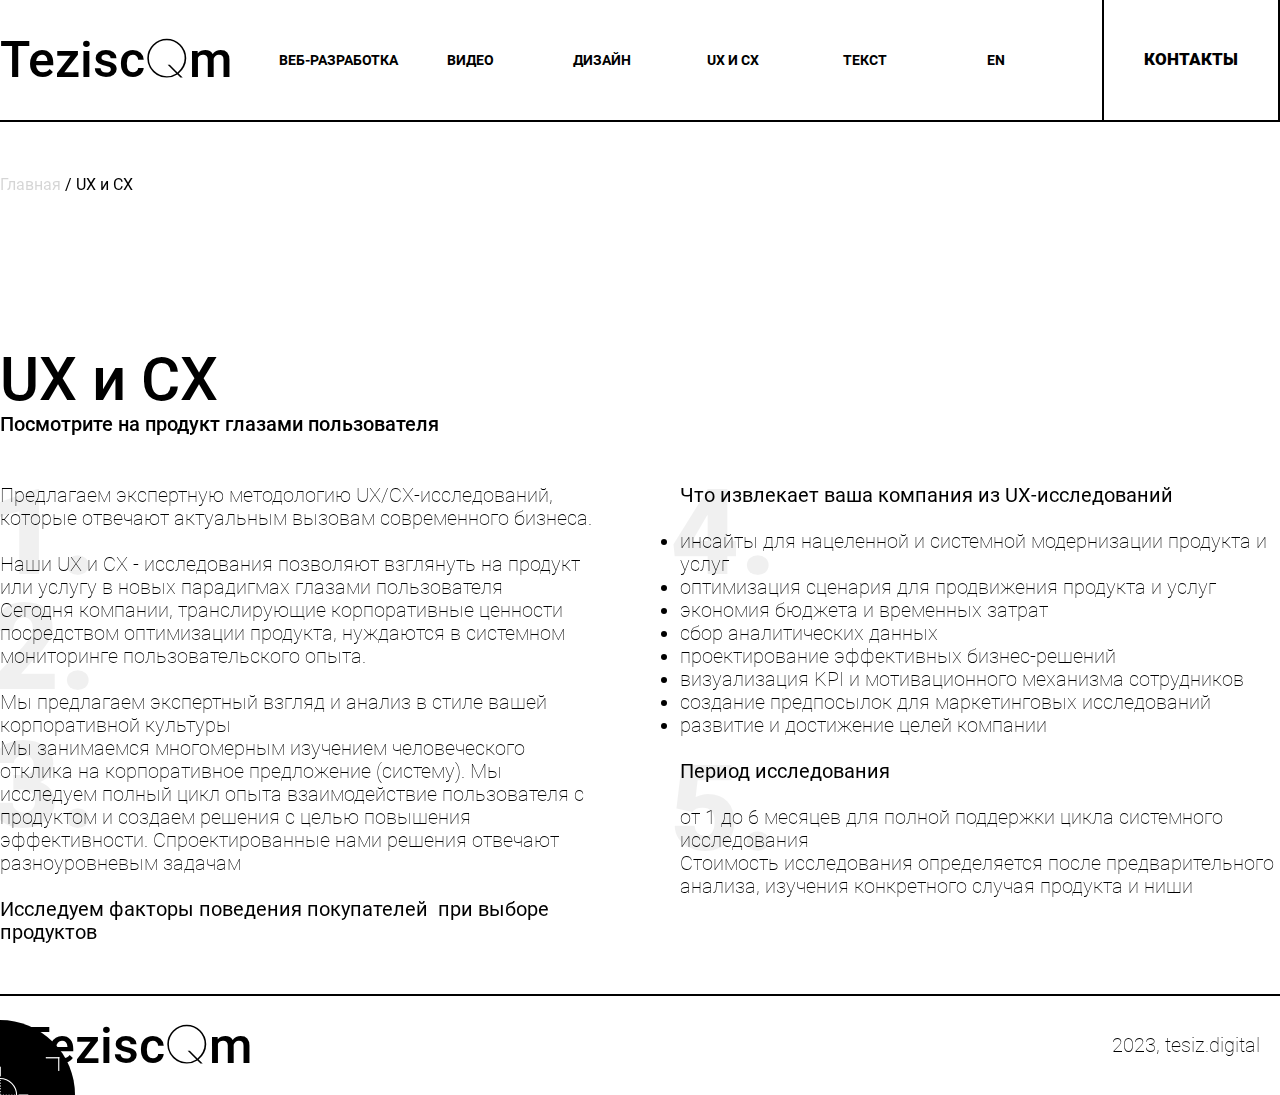
<file: ux.html>
<!DOCTYPE html>
<html lang="ru">

<head>
	<meta charset="UTF-8">
	<meta http-equiv="X-UA-Compatible" content="IE=edge">
	<meta name="viewport" content="width=device-width, initial-scale=1.0">
	<link rel="apple-touch-icon" sizes="180x180" href="/apple-touch-icon.png">
	<link rel="icon" type="image/png" sizes="32x32" href="/favicon-32x32.png">
	<link rel="icon" type="image/png" sizes="16x16" href="/favicon-16x16.png">
	<link rel="manifest" href="/site.webmanifest">
	<link rel="mask-icon" href="/safari-pinned-tab.svg" color="#535759">
	<meta name="apple-mobile-web-app-title" content="Teziscam">
	<meta name="application-name" content="Teziscam">
	<meta name="msapplication-TileColor" content="#ffffff">
	<meta name="theme-color" content="#ffffff">
	<link rel="stylesheet" href="css/aos.css">
	<link rel="stylesheet" href="css/normalize.css">
	<link rel="stylesheet" href="css/style.css">
	<title>Teziscam - UX и CX</title>
</head>

<body>
	<div class="container">
		<header class='main-header'>
			<div class='main-logo'><a href="index.html">Tezisc<span
						style="font-family: 'Poiret One', sans-serif">Q</span>m</a>
			</div>
			<nav class="main-menu">
				<a href="./web.html" class="main-menu__point">Веб-разработка</a>
				<a href="./video.html" class="main-menu__point">Видео</a>
				<a href="./design.html" class="main-menu__point">Дизайн</a>
				<a href="./ux.html" class="main-menu__point">UX и CX</a>
				<a href="./text.html" class="main-menu__point">Текст</a>
				<a href="./under-construction.html" class="main-menu__point">EN</a>
			</nav>
			<a href='./contacts.html' class='main-menu__button'>Контакты</a>
		</header>

		<div class="breadcrumbs">
			<nav class="breadcrumbs__nav">
				<a href="/" class="breadcrumbs__nav">Главная</a>
				<div class="breadcrumbs__nav breadcrumbs__nav--active"><span class="breadcrumbs__nav--divider"> / </span>UX
					и CX</div>
			</nav>
		</div>

		<section class="block">
			<div class="block-header">
				<h3 class="block-heading">UX и CX</h3>
				<h4 class="block-sub">Посмотрите на продукт глазами пользователя</h4>
				<div class="ux__text">
					<div class="block-descr">
						<div class="ux__wrapper">
							<p><span class="ux__number">1.</span>Предлагаем экспертную методологию UX/CX-исследований, которые
								отвечают актуальным вызовам современного бизнеса.</p><br>
							<p>Наши UX и CX - исследования позволяют взглянуть на продукт или
								услугу в новых парадигмах глазами пользователя</p>
						</div>
						<div class="ux__wrapper">
							<p><span class="ux__number">2.</span>Сегодня компании, транслирующие корпоративные
								ценности посредством оптимизации продукта, нуждаются в
								системном мониторинге пользовательского опыта.</p><br>
							<p>Мы предлагаем экспертный
								взгляд и анализ в стиле вашей корпоративной культуры</p>
						</div>
						<div class="ux__wrapper">
							<p><span class="ux__number">3.</span>Мы занимаемся многомерным изучением человеческого отклика на
								корпоративное предложение (систему). Мы исследуем полный цикл опыта взаимодействие пользователя
								с продуктом и создаем решения с целью повышения
								эффективности. Спроектированные нами решения отвечают разноуровневым задачам</p><br>
							<p><strong>Исследуем факторы поведения покупателей  при выборе продуктов</strong></p>
						</div>
					</div>
					<div class="block-descr">
						<div class="ux__wrapper">
							<p><span class="ux__number">4.</span><strong>Что извлекает ваша компания из
									UX-исследований</strong></p><br>
							<ul>
								<li>инсайты для нацеленной и системной модернизации продукта и услуг</li>
								<li>оптимизация сценария для продвижения продукта и услуг</li>
								<li>экономия бюджета и временных затрат</li>
								<li>сбор аналитических данных</li>
								<li>проектирование эффективных бизнес-решений</li>
								<li>визуализация KPI и мотивационного механизма сотрудников</li>
								<li>создание предпосылок для маркетинговых исследований</li>
								<li>развитие и достижение целей компании</li>
							</ul><br>
						</div>
						<div class="ux__wrapper">
							<p><span class="ux__number">5.</span><strong>Период исследования</strong></p><br>
							от 1 до 6 месяцев для полной поддержки цикла
							системного
							исследования<br>Стоимость исследования определяется после предварительного анализа, изучения
							конкретного случая продукта и ниши
						</div>
					</div>
				</div>
			</div>
		</section>
		<footer class="footer">
			<div class="footer__inner">
				<div class='main-logo'><a href="index.html">Tezisc<span
							style="font-family: 'Poiret One', sans-serif">Q</span>m</a>
				</div>
				<div class="footer-date">2023, tesiz.digital</div>
			</div>
		</footer>
		<div class="cursor">
			<img src="/img/cam.svg" alt="" srcset="">
		</div>
	</div>
	<script src="js/aos.js"></script>
	<script>
		AOS.init();
	</script>
	<script src="js/script.js"></script>
</body>

</html>
</file>
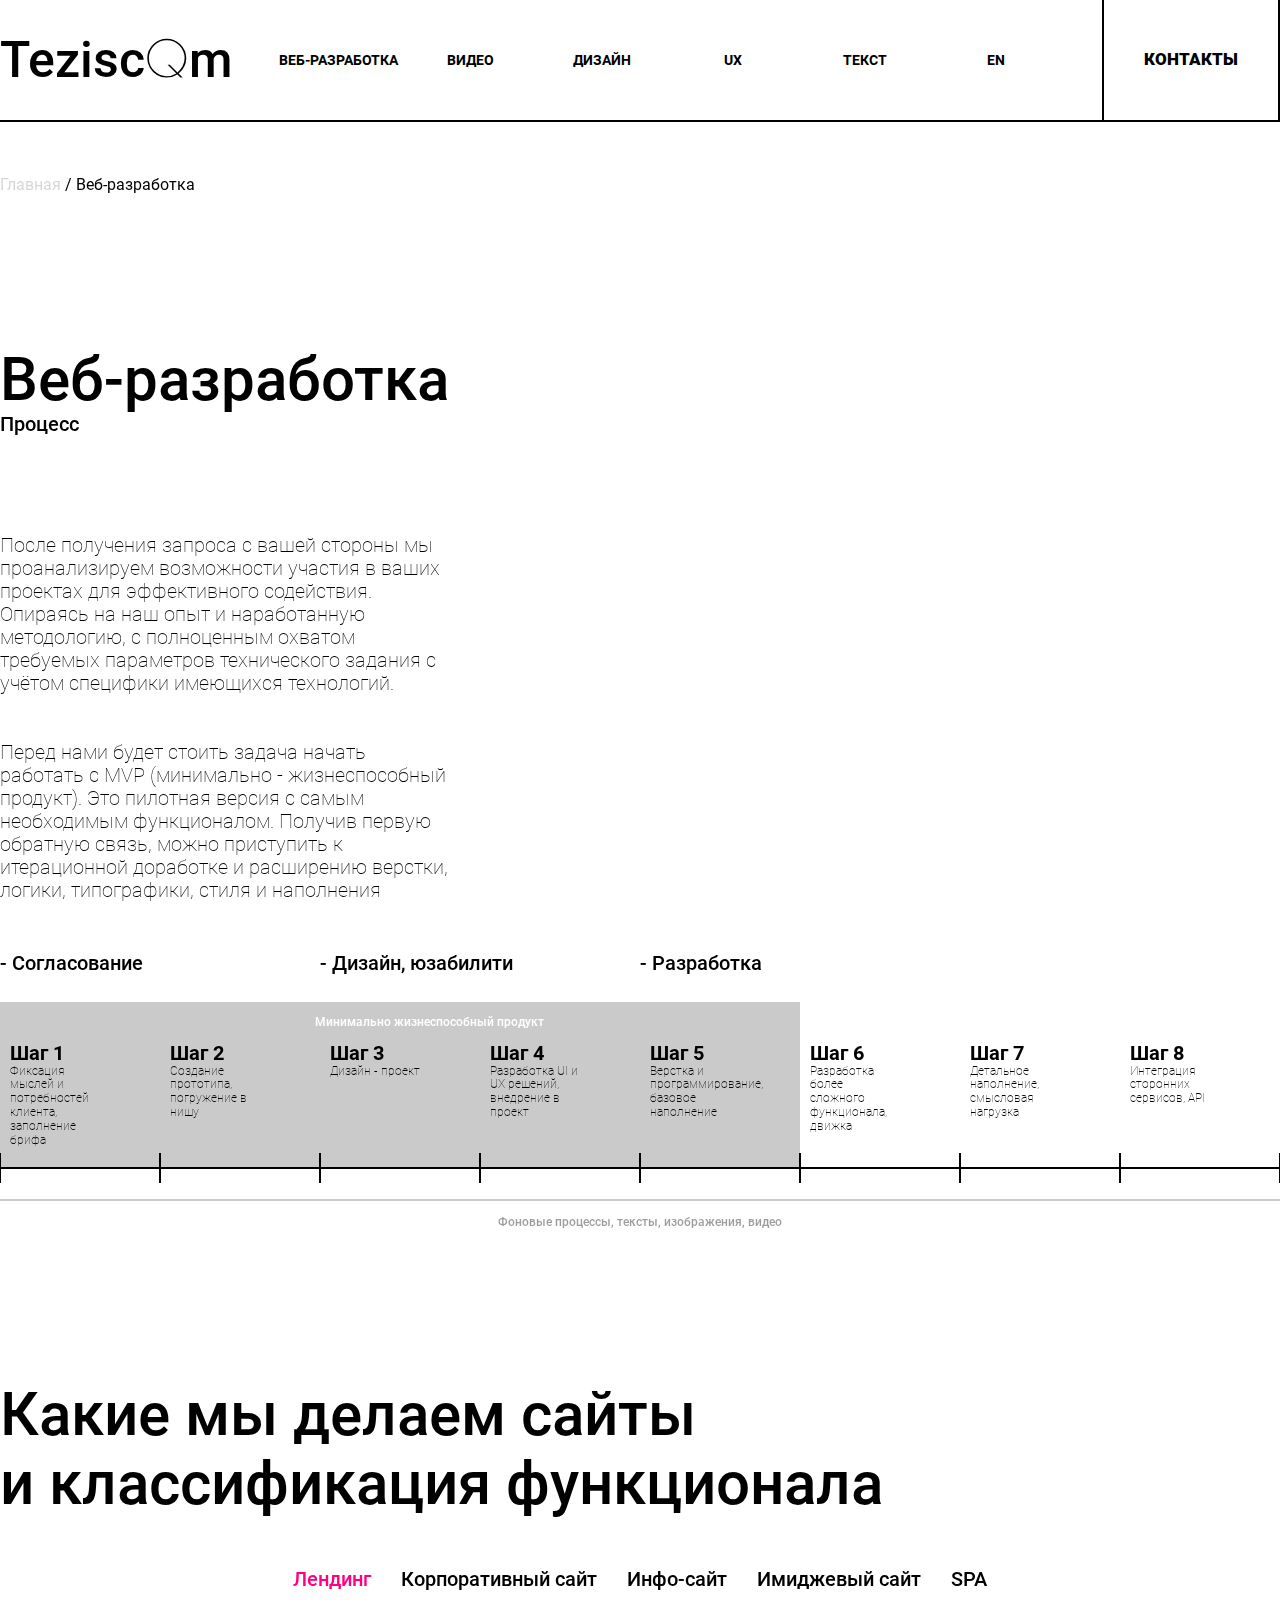
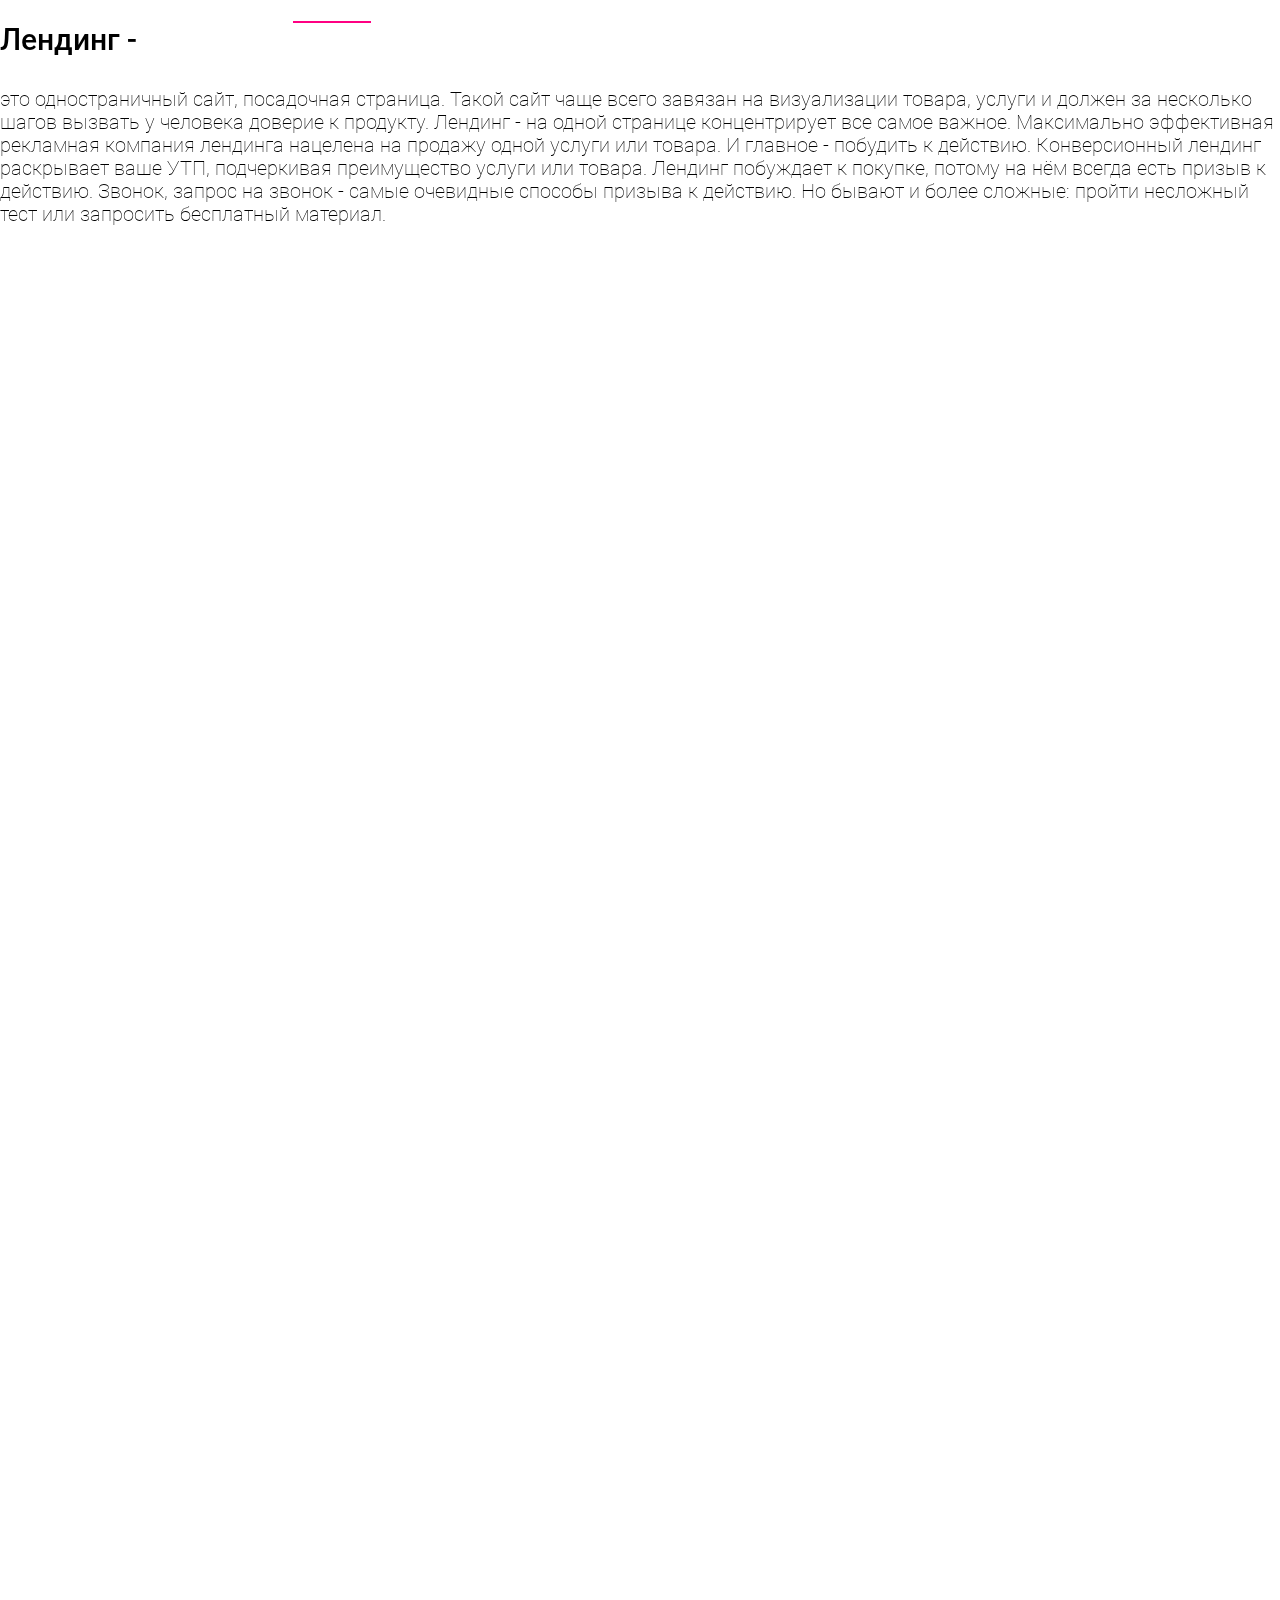
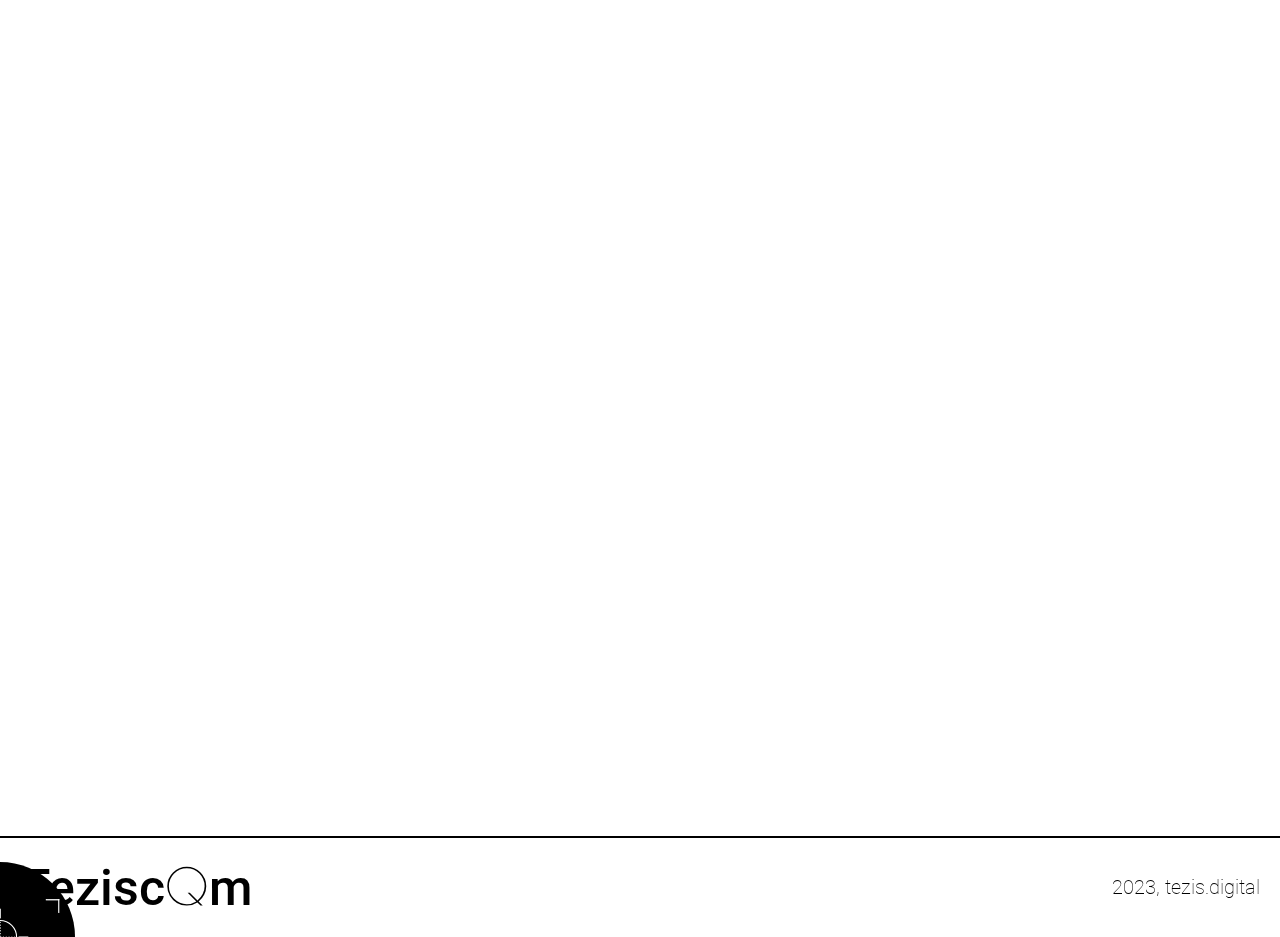
<file: web.html>
<!DOCTYPE html>
<html lang="ru">

<head>
	<meta charset="UTF-8">
	<meta http-equiv="X-UA-Compatible" content="IE=edge">
	<meta name="viewport" content="width=device-width, initial-scale=1.0">
	<link rel="apple-touch-icon" sizes="180x180" href="/apple-touch-icon.png">
	<link rel="icon" type="image/png" sizes="32x32" href="/favicon-32x32.png">
	<link rel="icon" type="image/png" sizes="16x16" href="/favicon-16x16.png">
	<link rel="manifest" href="/site.webmanifest">
	<link rel="mask-icon" href="/safari-pinned-tab.svg" color="#535759">
	<meta name="apple-mobile-web-app-title" content="Teziscam">
	<meta name="application-name" content="Teziscam">
	<meta name="msapplication-TileColor" content="#ffffff">
	<meta name="theme-color" content="#ffffff">
	<link rel="stylesheet" href="css/aos.css">
	<link rel="stylesheet" href="css/normalize.css">
	<link rel="stylesheet" href="css/style.css">
	<title>Teziscam - создание сайтов</title>
</head>

<body>
	<div class="container">
		<header class='main-header'>
			<div class='main-logo'><a href="index.html">Tezisc<span
						style="font-family: 'Poiret One', sans-serif">Q</span>m</a>
			</div>
			<nav class="main-menu">
				<a href="./web.html" class="main-menu__point">Веб-разработка</a>
				<a href="./video.html" class="main-menu__point">Видео</a>
				<a href="./design.html" class="main-menu__point">Дизайн</a>
				<a href="./ux.html" class="main-menu__point">UX</a>
				<a href="./text.html" class="main-menu__point">Текст</a>
				<a href="./under-construction.html" class="main-menu__point">EN</a>
			</nav>
			<a href='./contacts.html' class='main-menu__button'>Контакты</a>
		</header>
		<div class="breadcrumbs">
			<nav class="breadcrumbs__nav">
				<a href="/" class="breadcrumbs__nav">Главная</a>
				<div class="breadcrumbs__nav breadcrumbs__nav--active"><span class="breadcrumbs__nav--divider"> /
					</span>Веб-разработка</div>
			</nav>
		</div>
		<section class="block" data-aos="fade-right" data-aos-offset="300" data-aos-easing="ease-in-sine">
			<div class="block-header">
				<h3 class="block-heading">Веб-разработка</h3>
				<h4 class="block-sub">Процесс</h4>
			</div>
			<div class="block-descr">
				<p> После получения запроса с вашей стороны мы проанализируем возможности участия в ваших проектах для
					эффективного содействия. Опираясь на наш опыт и наработанную методологию, с полноценным охватом требуемых
					параметров технического задания c учётом специфики имеющихся технологий.</p><br><br>
				<p>Перед нами будет стоить задача начать работать с MVP (минимально - жизнеспособный продукт). Это пилотная
					версия с самым необходимым
					функционалом. Получив первую обратную связь, можно приступить к итерационной доработке и расширению
					верстки, логики, типографики, стиля и наполнения</p>
			</div>
			<div class="timeline timeline-web">
				<div class="timeline-web__steps">
					<div class="timeline-web__item">
						<div class="timeline-web__item--sup">- Согласование</div>
						<h6 class="timeline-web__item--heading">Шаг 1</h6>
						<p class="timeline-web__item--descr">Фиксация мыслей и потребностей клиента, заполнение брифа</p>
						<div class="timeline-web__line"></div>
					</div>
					<div class="timeline-web__item">
						<h6 class="timeline-web__item--heading">Шаг 2</h6>
						<p class="timeline-web__item--descr">Создание прототипа, погружение в нишу</p>
						<div class="timeline-web__line"></div>
					</div>
					<div class="timeline-web__item">
						<div class="timeline-web__item--sup">- Дизайн, юзабилити</div>
						<div class="timeline-web__item--mvp">Минимально жизнеспособный продукт</div>
						<h6 class="timeline-web__item--heading">Шаг 3</h6>
						<p class="timeline-web__item--descr">Дизайн - проект</p>
						<div class="timeline-web__line"></div>
					</div>
					<div class="timeline-web__item">
						<h6 class="timeline-web__item--heading">Шаг 4</h6>
						<p class="timeline-web__item--descr">Разработка UI и UX решений, внедрение в проект</p>
						<div class="timeline-web__line"></div>
					</div>
					<div class="timeline-web__item">
						<div class="timeline-web__item--sup">- Разработка</div>
						<h6 class="timeline-web__item--heading">Шаг 5</h6>
						<p class="timeline-web__item--descr">Верстка и программирование, базовое наполнение</p>
						<div class="timeline-web__line"></div>
					</div>
					<div class="timeline-web__item">
						<h6 class="timeline-web__item--heading">Шаг 6</h6>
						<p class="timeline-web__item--descr">Разработка более сложного функционала, движка</p>
						<div class="timeline-web__line"></div>
					</div>
					<div class="timeline-web__item">
						<h6 class="timeline-web__item--heading">Шаг 7</h6>
						<p class="timeline-web__item--descr">Детальное наполнение, смысловая нагрузка</p>
						<div class="timeline-web__line"></div>
					</div>
					<div class="timeline-web__item">
						<h6 class="timeline-web__item--heading">Шаг 8</h6>
						<p class="timeline-web__item--descr">Интеграция сторонних сервисов, API</p>
						<div class="timeline-web__line"></div>
						<div class="timeline-web__line--end"></div>
					</div>
				</div>
			</div>
			<div class="postline">Фоновые процессы, тексты, изображения, видео</div>
		</section>
		<section class="block" data-aos="fade-left" data-aos-anchor="#example-anchor" data-aos-duration="3000">
			<div class="block-header">
				<h3 class="block-heading">Какие мы делаем сайты <br>и классификация функционала</h3>
			</div>
			<!-- Табы -->

			<section class="sites">
				<div class="sites__wrapper">
					<div class="sites__tabs">
						<div class="sites__tab sites__tab--active">Лендинг</div>
						<div class="sites__tab">Корпоративный сайт</div>
						<div class="sites__tab">Инфо-сайт</div>
						<div class="sites__tab">Имиджевый сайт</div>
						<div class="sites__tab">SPA</div>
					</div>
					<div class="sites__collection">
						<div class="sites__descr">
							<strong>Лендинг -</strong>
							<p>это одностраничный сайт, посадочная страница. Такой сайт чаще всего завязан на визуализации
								товара,
								услуги и должен за несколько шагов вызвать у человека доверие к продукту. Лендинг - на одной
								странице
								концентрирует все самое важное. Максимально эффективная рекламная компания лендинга нацелена на
								продажу
								одной услуги или товара. И главное - побудить к действию. Конверсионный лендинг раскрывает ваше
								УТП,
								подчеркивая преимущество услуги или товара. Лендинг побуждает к покупке, потому на нём всегда
								есть
								призыв
								к действию. Звонок, запрос на звонок - самые очевидные способы призыва к действию. Но бывают и
								более
								сложные: пройти несложный тест или запросить бесплатный материал.</p>
						</div>
						<div class="sites__descr"><strong>Корпоративный сайт</strong>
							<p>в первую очередь создается с целью поддержания репутации и узнаваемости
								бренда и представляет собой веб-презентацию, которая на нескольких страницах деликатно
								рассказывает
								о
								вашей компании или продукте. Этот небольшой сайт обладает визуальными свойствами лендинга:
								продающим
								дизайном, красивым UI (пользовательским интерфейсом), но используется для более детального
								акцента
								на
								продукте или услуге. Также подходит для того, чтобы рассказать о личности, явлении, компании.
							</p>
						</div>
						<div class="sites__descr">
							<strong>Инфо-сайт -</strong>
							<p>это ресурс, целью которого является донести информацию. Типичный пример инфо-сайта, сайт-блог.
								Это
								большие
								многослойные сайты с рубрикацией и сложной структурой, поисковой системой и средствами
								пользовательского взаимодействия. Такие сайты приспособлены к размещению и выдаче больших
								объемов
								информации, такой ,как , например, новостная лента.</p><br>

							<p>В долгосрочной перспективе инфо-сайт зарабатывает на привлечении трафика, публикации рекламы или
								платных
								материалов. Их очень часто продвигают с помощью SEO оптимизации, ключевых запросов.</p>
						</div>
						<div class="sites__descr"><strong>Имиджевый сайт</strong>
							<p>отличается выверенным стилем, "журнальным", "глянцевым" дизайном, лаконичной и
								рекламной подачей. Рассчитан на небольшой объём текста обилие фото и видео-материалов.</p><br>

							<p>Его можно отнести как к лендингу, так и к визитке при том, однако он не несёт тех функций,
								которые
								им
								присущи. Цель такого сайта не сколько продать, сколько впечатлить, покорить. Имиджевый сайт
								отличается
								концептуальностью, показывает статус, стратегию развития имиджа компании, бренда. Благодаря
								сочетанию смысловых и визуальных идей позволяет
								создать
								представление о бренде или человеке.</p><br>

							<p>Подходит для презентации продукции, персоны и служит укреплению имиджа.</p>
						</div>
						<div class="sites__descr"><strong>Single Page Application -</strong>
							<p>одностраничное высоконагруженное приложение. Работает без обновления
								страниц. Обычно на сайте вы после нажатия на ссылку экран становится черным и через несколько
								секунд
								перед вами появляется новая страница. Но вместо этого вся страница остаётся на месте, но вместо
								старой
								информации возникает новая.
								SPA сайты хорошо влияют на пользовательские показатели сайта. С них меньше уходят, а значит, вы
								экономите
								на рекламной кампании, и он выглядит привлекательнее для посетителя.</p><br>

							<p>Существенный минус: не получится сделать SEO - продвижение. В SEO необходимо наличие страниц со
								статической информацией. Когда поисковые роботы обходят страницы сайта, они фиксируют
								метаданные:
								описание страницы, ключевые слова и смысловые блоки. Так, поисковые системы распознают
								уникальные
								страницы и ранжируют их в выдаче по целевым метрикам, таким как аудитория, цель, продукт,
								предложение.
								SPA сайт динамичен, информация на нём меняется постоянно и надеяться на то, что поиск распознает
								и
								интерпретирует содержание такого сайта - нельзя.</p><br>

							<p>Чаще всего SPA -сайт выбирают для создания ресурсов с большим объёмом информации, например,
								маркетплейсы,
								агрегаторы товаров, новостей, интернет-магазины, сервисы и онлайн-инструменты.</p>
						</div>
					</div>
				</div>
			</section>
		</section>


		<section class="block" data-aos="fade-right" data-aos-offset="-800" data-aos-easing="ease-in-sine">
			<div class="block-header">
				<h3 class="block-heading">Наши экспертные критерии<br>создания сайтов</h3>
			</div>
			<div class="benefits">
				<div class="benefits-item">
					<div class="benefits-item__count">#1</div>
					<div class="benefits-item__heading">Концептуализм в подаче</div>
					<p class="benefits-item__descr">Не используем готовые решения, а разрабатываем с нуля. Каждый пиксель
						оправдан</p>
					<div class="benefits-item__plus"><span></span><span></span></div>
					</p>
				</div>
				<div class="benefits-item">
					<div class="benefits-item__count">#2</div>
					<div class="benefits-item__heading">Интенсивность</div>
					<p class="benefits-item__descr">Short time-framed, соблюдаем сроки работы и стоимость реализации проектов
					</p>
					<div class="benefits-item__plus"><span></span><span></span></div>
					</p>
				</div>
				<div class="benefits-item">
					<div class="benefits-item__count">#3</div>
					<div class="benefits-item__heading">Ведём непрерывный диалог</div>
					<p class="benefits-item__descr">Деликатная коммуникация. Своевременная обратная связь</p>
					<div class="benefits-item__plus"><span></span><span></span></div>
					</p>
				</div>
				<div class="benefits-item">
					<div class="benefits-item__count">#4</div>
					<div class="benefits-item__heading">Анализ качества предоставленных исходных материалов</div>
					<p class="benefits-item__descr">Используем самые популярные технологии на рынке. Внедряем самые удачные
						решения из мирового опыта веб-разработки.</p>
					<div class="benefits-item__plus"><span></span><span></span></div>
					</p>
				</div>
				<div class="benefits-item">
					<div class="benefits-item__count">#5</div>
					<div class="benefits-item__heading">Внедрение инноваций и современных тенденций</div>
					<p class="benefits-item__descr">Используем самые популярные технологии на рынке. Внедряем самые удачные
						решения из мирового опыта веб-разработки.</p>
					<div class="benefits-item__plus"><span></span><span></span></div>
					</p>
				</div>
				<div class="benefits-item">
					<div class="benefits-item__count">#6</div>
					<div class="benefits-item__heading">Высокая скорость загрузки</div>
					<p class="benefits-item__descr">Соблюдаем стандарты поисковых систем и инженерных качеств веб-разработки
					</p>
					<div class="benefits-item__plus"><span></span><span></span></div>
					</p>
				</div>
				<div class="benefits-item">
					<div class="benefits-item__count">#7</div>
					<div class="benefits-item__heading">Удобный интерфейс, используем современные технологии</div>
					<p class="benefits-item__descr">Когнитивная легкость. Интуитивно понятное управление.</p>
					<div class="benefits-item__plus"><span></span><span></span></div>
					</p>
				</div>
				<div class="benefits-item">
					<div class="benefits-item__count">#8</div>
					<div class="benefits-item__heading">Погружение в нишу</div>
					<p class="benefits-item__descr">Интегрируем Ваши исследования рынка и усовершенствуем современными
						методами. Исследуем рынок и обоснованно реагируем на изменения в нуждах
						клиентов</p>
					<div class="benefits-item__plus"><span></span><span></span></div>
				</div>
			</div>
		</section>

		<footer class="footer">
			<div class="footer__inner">
				<div class='main-logo'><a href="index.html">Tezisc<span
							style="font-family: 'Poiret One', sans-serif">Q</span>m</a>
				</div>
				<div class="footer-date">2023, tezis.digital</div>
			</div>
		</footer>

		<div class="cursor">
			<img src="/img/cam.svg" alt="" srcset="">
		</div>

	</div>

	<script src="js/aos.js"></script>
	<script>
		AOS.init();
	</script>
	<script src="js/tabs.js"></script>
	<script src="js/script.js"></script>
</body>

</html>
</file>
<file: css/style.css>
@font-face{font-family:"Poiret One";src:url("fonts/PoiretOne-Regular.woff") format("woff");font-weight:normal;font-style:normal;font-display:swap}@font-face{font-family:"Roboto";src:url("fonts/Roboto-Bold.woff2") format("woff2"),url("fonts/Roboto-Bold.woff") format("woff");font-weight:bold;font-style:normal;font-display:swap}@font-face{font-family:"Roboto";src:url("fonts/Roboto-Black.woff2") format("woff2"),url("fonts/Roboto-Black.woff") format("woff");font-weight:900;font-style:normal;font-display:swap}@font-face{font-family:"Roboto";src:url("fonts/Roboto-BlackItalic.woff2") format("woff2"),url("fonts/Roboto-BlackItalic.woff") format("woff");font-weight:900;font-style:italic;font-display:swap}@font-face{font-family:"Roboto";src:url("fonts/Roboto-BoldItalic.woff2") format("woff2"),url("fonts/Roboto-BoldItalic.woff") format("woff");font-weight:bold;font-style:italic;font-display:swap}@font-face{font-family:"Roboto";src:url("fonts/Roboto-Italic.woff2") format("woff2"),url("fonts/Roboto-Italic.woff") format("woff");font-weight:normal;font-style:italic;font-display:swap}@font-face{font-family:"Roboto";src:url("fonts/Roboto-Light.woff2") format("woff2"),url("fonts/Roboto-Light.woff") format("woff");font-weight:300;font-style:normal;font-display:swap}@font-face{font-family:"Roboto";src:url("fonts/Roboto-Medium.woff2") format("woff2"),url("fonts/Roboto-Medium.woff") format("woff");font-weight:500;font-style:normal;font-display:swap}@font-face{font-family:"Roboto";src:url("fonts/Roboto-LightItalic.woff2") format("woff2"),url("fonts/Roboto-LightItalic.woff") format("woff");font-weight:300;font-style:italic;font-display:swap}@font-face{font-family:"Roboto";src:url("fonts/Roboto-Regular.woff2") format("woff2"),url("fonts/Roboto-Regular.woff") format("woff");font-weight:normal;font-style:normal;font-display:swap}@font-face{font-family:"Roboto";src:url("fonts/Roboto-MediumItalic.woff2") format("woff2"),url("fonts/Roboto-MediumItalic.woff") format("woff");font-weight:500;font-style:italic;font-display:swap}@font-face{font-family:"Roboto";src:url("fonts/Roboto-Thin.woff2") format("woff2"),url("fonts/Roboto-Thin.woff") format("woff");font-weight:100;font-style:normal;font-display:swap}@font-face{font-family:"Roboto";src:url("fonts/Roboto-ThinItalic.woff2") format("woff2"),url("fonts/Roboto-ThinItalic.woff") format("woff");font-weight:100;font-style:italic;font-display:swap}*,*:before,*:after{font-family:"Roboto",sans-serif;margin:0;padding:0;-webkit-box-sizing:border-box;box-sizing:border-box}body{font-family:"Roboto",sans-serif;font-size:60px;color:#000}a{text-decoration:none;color:#000;cursor:none}p,div{font-size:20px;font-weight:200;margin:0}h1,h2,h3,h4,h5,h6{margin:0}h2{font-size:42px;letter-spacing:1,5px;font-weight:500;color:#000}h3{font-size:60px;font-weight:500}h4{font-weight:500;line-height:1;margin:0}h5{font-size:30px;font-weight:400}h6{font-size:20px;width:600}blockquote{border-left:2px solid rgba(0,0,0,.6039215686);padding-left:30px}.cursor{position:fixed;width:150px;height:150px;border-radius:100%;-webkit-transform:translate(-50%, -50%);transform:translate(-50%, -50%);background-size:180px;background-color:#000;pointer-events:none;-webkit-transition:.1s;transition:.1s;mix-blend-mode:difference;z-index:1000}.cursor img{position:absolute;width:200px;left:50%;top:50%;-webkit-transform:translate(-50%, -50%);transform:translate(-50%, -50%)}.cursor__small{height:20px;width:20px;background-color:#000;mix-blend-mode:difference}.cursor__small img{display:none}.container{width:100%;max-width:1300px;margin:0 auto}.breadcrumbs{margin-top:50px}.breadcrumbs__nav{display:inline;font-weight:normal;font-size:16px;color:rgba(0,0,0,.1647058824)}.breadcrumbs__nav--active{color:#000}.main-header{position:relative;z-index:1000;display:grid;grid-template-columns:auto 1fr auto;gap:0 40px;border-bottom:2px solid #000;background:#fff;-webkit-transition:all .2s ease-in-out;transition:all .2s ease-in-out}.main-logo{display:-webkit-box;display:-ms-flexbox;display:flex;-webkit-box-align:center;-ms-flex-align:center;align-items:center;font-size:50px;font-weight:500}.main-menu{display:grid;grid-template-columns:repeat(auto-fit, minmax(80px, 1fr));-webkit-transition:all .2s ease-in-out;transition:all .2s ease-in-out}.main-menu:hover~.cursor{height:20px;width:20px;background-color:#000;mix-blend-mode:difference}.main-menu:hover~.cursor img{display:none}.main-menu__point{-ms-flex-item-align:center;align-self:center;justify-self:center;font-size:14px;text-transform:uppercase;font-weight:600;-webkit-transition:color .2s ease-in-out;transition:color .2s ease-in-out}.main-menu__point:hover{color:#ff0082}.main-menu__point--mob{display:none}.main-menu__button{padding:50px 40px;font-size:17px;text-transform:uppercase;font-weight:900;background-color:#fff;border-top:none;border-right:2px solid #000;border-left:2px solid #000;border-bottom:none;-webkit-transition:all .2s ease-in-out;transition:all .2s ease-in-out}.main-menu__button:hover{background-color:#ff0082;color:#fff;border-right:2px solid #ff0082;border-left:2px solid #ff0082}.main-screen{display:-webkit-box;display:-ms-flexbox;display:flex;height:600px;-webkit-transition:all .2s ease-in-out;transition:all .2s ease-in-out}.main-screen:hover~.cursor{height:20px;width:20px;background-color:#000;mix-blend-mode:difference}.main-screen:hover~.cursor img{display:none}.main-screen__usp{display:grid;grid-template:1fr/1.3fr .7fr;-webkit-box-align:center;-ms-flex-align:center;align-items:center}.main-screen__usp--text{position:relative}.main-screen__usp--text .blob{position:absolute;z-index:2;display:block;height:500px;width:500px;content:"";right:-413px;top:-102px}.main-screen__usp--sup{font-size:28px}.main-screen__usp--heading{position:relative;z-index:3;font-size:40px;color:#000;-webkit-transition:all .2s ease-in-out;transition:all .2s ease-in-out;background-color:rgba(158,155,155,.1843137255);padding:30px}.main-screen__usp--btn{position:absolute;top:-10px;left:-10px;z-index:10000;height:64px;width:364px;font-size:17px;text-transform:uppercase;border:2px solid #0937fd;background-color:#0937fd;color:#fff;-webkit-transition:all .2s ease-in-out;transition:all .2s ease-in-out}.main-screen__usp--btn:hover{top:-2px;left:-2px;right:-1px;background-color:#ff0082;border:2px solid #ff0082}.main-screen__usp--btn-wrapper{position:relative;height:60px;width:360px;border:2px solid #000;justify-self:end}.grid{display:grid;grid-template-columns:repeat(auto-fit, minmax(450px, 1fr));gap:40px;-webkit-transition:all .2s ease-in-out;transition:all .2s ease-in-out}.grid:hover~.cursor{background-color:#333}.grid__link{display:block;color:#fff}.grid__item{height:400px}.grid__item:nth-child(1){background:url("../img/new/internet-technology.jpg") center center/cover no-repeat;-webkit-filter:brightness(0.7);filter:brightness(0.7)}.grid__item:nth-child(2){background:url("../img/new/fuji.jpg") center center/cover no-repeat}.grid__item:nth-child(3){background:url("../img/new/eyes.jpg") center center/cover no-repeat}.grid__item:nth-child(4){background:url("../img/new/social-media.png") center center/cover no-repeat}.grid__item:nth-child(5){background:url("../img/cards/typewriter3.jpg") center center/cover no-repeat}.grid__item:nth-child(6){background:url("../img/new/ux.png") center center/cover no-repeat}.grid__item:nth-child(even){margin-bottom:30px}.grid__item:last-child{margin-bottom:0}.grid__item--wrapper{display:-webkit-box;display:-ms-flexbox;display:flex;-webkit-box-pack:center;-ms-flex-pack:center;justify-content:center;-webkit-box-align:center;-ms-flex-align:center;align-items:center;-webkit-box-orient:vertical;-webkit-box-direction:normal;-ms-flex-direction:column;flex-direction:column;height:100%;width:100%;opacity:0;text-align:center;-webkit-transition:opacity .3s linear;transition:opacity .3s linear}.grid__item:hover .grid__item--wrapper{background:rgba(0,0,0,.6980392157);opacity:1;color:#fff}.grid__item__sub{font-size:17px;width:100%;max-width:400px;text-align:center}.mission{margin-top:100px;margin-bottom:100px}.mission__heading{font-size:150px}.mission__descr{margin-top:50px;font-size:30px}.tezis{background-color:#fff}.tezis:hover~.cursor{background-color:#333}.tezis__list{-ms-flex-wrap:wrap;flex-wrap:wrap;background-size:103%;height:-webkit-min-content;height:-moz-min-content;height:min-content;margin-bottom:50px;-webkit-transition:background .3s ease-in-out;transition:background .3s ease-in-out}.tezis__list:hover{background-size:100%}.tezis__item{background-color:#fff;height:-webkit-min-content;height:-moz-min-content;height:min-content;width:400px;padding:30px}.tezis__item>p{font-weight:normal;font-size:16px}.tezis__item--none{width:500px}.block{margin-top:150px}.block-header{margin-bottom:50px}.block-descr{padding-top:50px;width:100%;max-width:450px}.timeline{margin-top:50px;position:relative}.timeline-web{padding-top:50px;position:relative}.timeline-web__steps{display:grid;grid-template-columns:repeat(auto-fit, minmax(100px, 1fr))}.timeline-web__item{width:100%;max-width:200px;border-bottom:2px solid #000;margin-bottom:30px;padding-top:40px}.timeline-web__item:nth-child(-n+5){background-color:rgba(0,0,0,.2078431373)}.timeline-web__item--sup{position:absolute;top:0px;font-weight:500;width:200px}.timeline-web__item--mvp{position:absolute;top:64px;font-size:12px;left:30%;-webkit-transform:translateX(-30%);transform:translateX(-30%);font-weight:500;color:#fff}.timeline-web__item--heading{padding-left:10px}.timeline-web__item--descr{font-size:16px;width:100%;max-width:100px;padding-bottom:20px;padding-left:10px}.timeline-web__line{position:absolute;z-index:100;bottom:30px;-webkit-transform:rotate(90deg) translateY(15px);transform:rotate(90deg) translateY(15px);display:block;content:"";height:2px;width:30px;background-color:#000}.timeline-web__line--end{position:absolute;z-index:100;bottom:30px;right:0;-webkit-transform:rotate(90deg) translateY(-15px);transform:rotate(90deg) translateY(-15px);display:block;content:"";height:2px;width:30px;background-color:#000}.timeline-video{padding-top:50px;position:relative}.timeline-video__steps{display:grid;grid-template-columns:repeat(auto-fit, minmax(100px, 1fr))}.timeline-video__item{width:100%;max-width:200px;border-bottom:2px solid #000;margin-bottom:60px;padding-top:40px}.timeline-video__item--sup{position:absolute;top:0px;font-weight:500;width:200px}.timeline-video__item--mvp{position:absolute;top:64px;font-size:12px;left:30%;-webkit-transform:translateX(-30%);transform:translateX(-30%);font-weight:500;color:#fff}.timeline-video__item--heading{padding-left:10px}.timeline-video__item--descr{font-size:16px;width:100%;max-width:100px;padding-bottom:20px;padding-left:10px}.timeline-video__circle{position:absolute;z-index:100;bottom:30px;-webkit-transform:translateY(-24px);transform:translateY(-24px);display:block;content:"";height:10px;width:10px;border:2px solid #000;border-radius:100%;background-color:#fff}.timeline-video__circle--end{position:absolute;z-index:100;bottom:30px;right:0;-webkit-transform:translateY(-24px);transform:translateY(-24px);display:block;content:"";height:10px;width:10px;border:2px solid #000;border-radius:100%;background-color:#fff}.timeline-video__icon{position:absolute;bottom:0}.timeline-video__icon--end{position:absolute;right:0;bottom:0}.timeline-video__process{display:-webkit-box;display:-ms-flexbox;display:flex;-webkit-box-pack:justify;-ms-flex-pack:justify;justify-content:space-between;margin-top:100px}.timeline-video__process--descr{-ms-flex-item-align:center;align-self:center}.timeline-video__video{width:50%}.postline{padding-top:15px;border-top:2px solid rgba(0,0,0,.2078431373);font-size:12px;color:rgba(0,0,0,.3882352941);font-weight:500;text-align:center}.benefits{width:100%;margin:0 auto;margin:50px 0;z-index:1000}.benefits-item{display:grid;grid-template-columns:repeat(auto-fit, minmax(20vw, 1fr));gap:20px;border-bottom:2px solid rgba(0,0,0,.2078431373);padding:30px 0}.benefits-item:last-child{border-bottom:0}.benefits-item__heading{font-size:30px}.benefits-item__descr{line-height:1.5;letter-spacing:1.5px}.benefits-item__plus{position:relative;height:40px;width:40px;justify-self:end;-webkit-transition:-webkit-transform .3s ease-in-out;transition:-webkit-transform .3s ease-in-out;transition:transform .3s ease-in-out;transition:transform .3s ease-in-out, -webkit-transform .3s ease-in-out}.benefits-item__plus>span{position:absolute;top:20px;right:0;width:40px;height:2px;display:block;content:"";background-color:#000}.benefits-item__plus>span:nth-child(2){-webkit-transform:rotate(90deg);transform:rotate(90deg)}.benefits-item:hover .benefits-item__plus{-webkit-transform:rotate(180deg);transform:rotate(180deg)}.benefits-item:hover .benefits-item__plus>span{background-color:#ff0082}.sites__tabs{display:-webkit-box;display:-ms-flexbox;display:flex;-webkit-box-pack:center;-ms-flex-pack:center;justify-content:center;gap:30px}.sites__tab{padding-bottom:30px;cursor:pointer;-webkit-transition:all .3s ease-in-out;transition:all .3s ease-in-out;border-bottom:2px solid #fff;font-weight:500}.sites__tab--active{border-bottom:2px solid #ff0082;color:#ff0082}.sites__content{padding-top:30px}.sites__descr{-webkit-transition:all .3s ease-in-out;transition:all .3s ease-in-out}.sites__descr>strong{display:block;font-size:30px;font-weight:500;padding-bottom:30px}.video-file{width:100%}.video__about{display:grid;grid-template:1fr/1fr 1fr;gap:30px;margin-top:50px;letter-spacing:2}.technologies{display:grid;grid-template-columns:repeat(auto-fill, minmax(10vw, 1fr));cursor:auto}.technologies__item{justify-self:center;margin-top:50px;margin-bottom:100px;positin:relative}.technologies__item img{display:block;height:60px;width:auto;-webkit-filter:grayscale(100%);filter:grayscale(100%);-webkit-transition:-webkit-filter .3s ease-in-out;transition:-webkit-filter .3s ease-in-out;transition:filter .3s ease-in-out;transition:filter .3s ease-in-out, -webkit-filter .3s ease-in-out}.technologies__item img:hover{-webkit-filter:grayscale(0%);filter:grayscale(0%)}.technologies__item:hover .technologies__tooltip{display:block;z-index:100000;background-color:#fff}.technologies__tooltip{display:none;font-size:14px;position:absolute;background-color:#fff}[data-tooltip]{position:relative}[data-tooltip]::after{content:attr(data-tooltip);position:absolute;width:150px;left:-15px;z-index:10000;color:#000;font-size:16px;padding:20px;pointer-events:none;opacity:0;-webkit-transition:.2s;transition:.2s}[data-tooltip]:hover::after{opacity:1;top:100px;z-index:99999}.ux__text{display:-webkit-box;display:-ms-flexbox;display:flex;-webkit-box-pack:justify;-ms-flex-pack:justify;justify-content:space-between}.ux__text>.block-descr{width:100%;max-width:600px}.ux__wrapper{position:relative}.ux__number{position:absolute;display:block;-webkit-transform:translateY(-20px);transform:translateY(-20px);left:-10px;font-size:120px;font-weight:900;color:rgba(0,0,0,.0588235294)}.contacts-mail{font-size:40px;font-weight:500}.footer{border-top:2px solid #000}.footer__inner{display:grid;grid-template-columns:1fr 1fr;-webkit-box-align:center;-ms-flex-align:center;align-items:center;padding:20px}.footer .main-logo{justify-self:start}.footer-date{justify-self:end}@media(max-width: 1440px){.technologies{grid-template-columns:repeat(auto-fit, minmax(150px, 1fr))}}@media(max-width: 1288px){.timeline-web__item--descr{font-size:12px}}@media(max-width: 1038px){.grid__item:nth-child(even){margin-bottom:0}.timeline-web__item--descr{font-size:11px}}@media(max-width: 1024px){body{cursor:auto}.container{max-width:calc(100% - 10vw)}.main-logo{-webkit-box-ordinal-group:2;-ms-flex-order:1;order:1}.main-menu{grid-template-columns:1fr;padding:40px 0;-webkit-box-ordinal-group:3;-ms-flex-order:2;order:2}.main-menu:nth-child(2){-webkit-box-ordinal-group:4;-ms-flex-order:3;order:3}.main-menu__point{justify-self:end}.main-menu__point--mob{display:block}.main-menu__button{display:none}.main-screen{height:150vh}.grid__item--wrapper{background:rgba(0,0,0,.6980392157);opacity:1;color:#fff}.footer .main-logo{-webkit-box-ordinal-group:1;-ms-flex-order:0;order:0}.cursor{display:none !important}}@media(max-width: 1023px){.timeline-web__line{display:none}.timeline-web__line--end{display:none}.postline{display:none}}@media(max-width: 768px){.main-screen__usp{grid-template:1fr/1fr}.main-screen__usp--btn-wrapper{justify-self:start}.grid{margin-top:50px}.grid__item{background-size:100px}.mission__heading{font-size:20vw}.tezis__list{-ms-flex-wrap:wrap;flex-wrap:wrap;background:none}.tezis__item{padding:0}.tezis__item:nth-child(even){display:none}.sites__tabs{-ms-flex-wrap:wrap;flex-wrap:wrap;-webkit-box-pack:start;-ms-flex-pack:start;justify-content:flex-start}.timeline-web__item--sup{display:none}}@media(max-width: 425px){h3{font-size:40px}h4{font-size:20px}.main-logo{font-size:30px}.main-screen__usp--heading{font-size:30px}.main-screen__usp--btn{width:280px}.main-screen__usp--btn-wrapper{width:280px}.timeline-web__item{width:100%;max-width:200px;border-bottom:2px solid #000;margin-bottom:30px;padding-top:40px}.timeline-web__item:nth-child(-n+5){background-color:#fff}}@media(max-width: 375px){.main-screen{height:450px}}@media(max-width: 320px){.main-screen__usp--heading{font-size:20px}}@media(max-width: 280px){.main-logo{font-size:28px}.main-menu__point{font-size:14px}}/*# sourceMappingURL=style.css.map */
</file>
